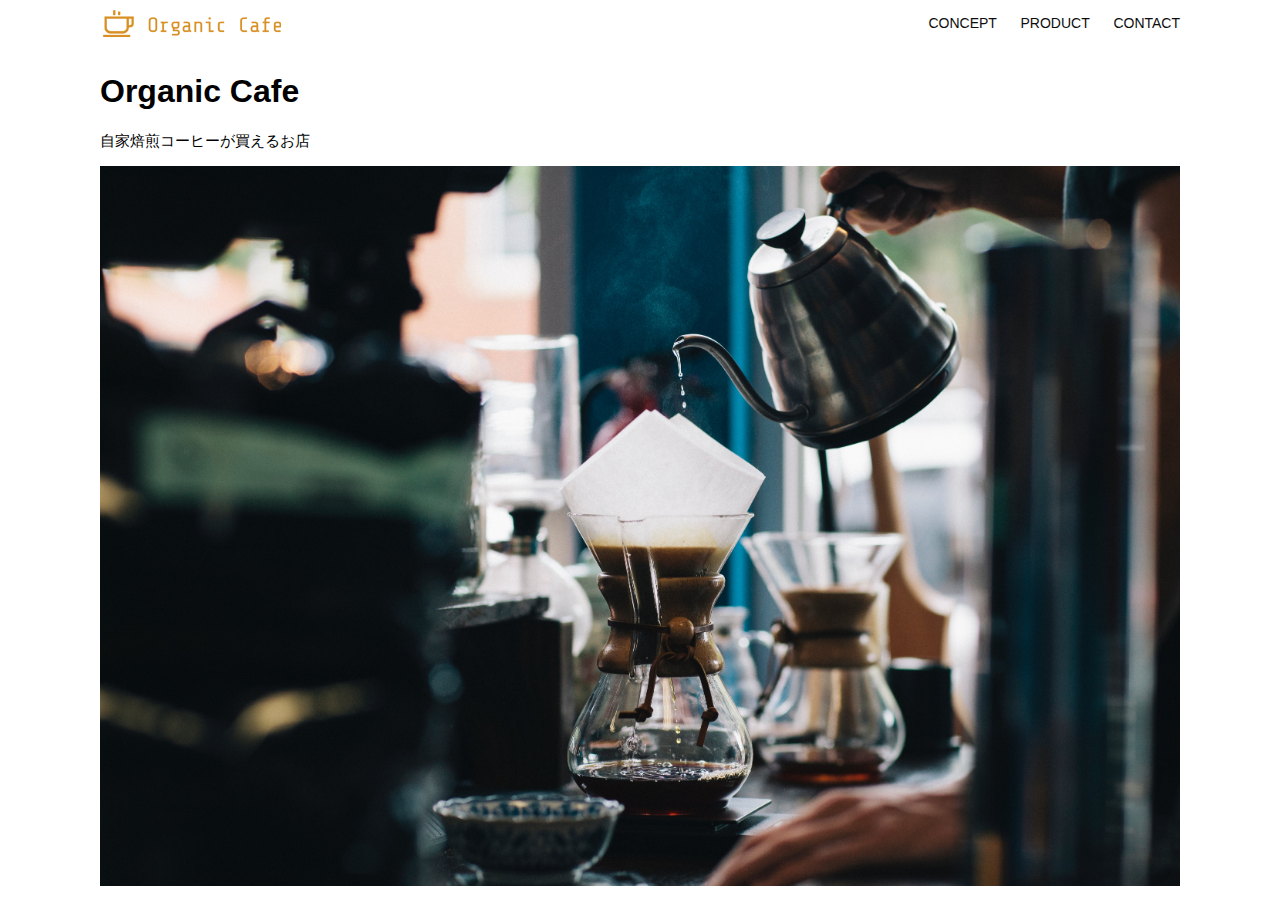
<file: kadai_013/index.html>
<!DOCTYPE html>
<html>
  <head>
    <title>Organic Cafe</title>
    <meta charset="UTF-8" />
    <meta
      name="description"
      content="自家焙煎のコーヒーがお家で楽しめるOrganic Cafe"
    />
    <meta name="viewport" content="width=device-width, initial-scale=1.0" />
    <link rel="stylesheet" href="style.css" />
  </head>
  <body>
    <!-- ヘッダー -->
    <header>
      <!-- ロゴ -->
      <a href="index.html" id="logo"
        ><img src="images/logo.png" alt="トップページに戻る"
      /></a>

      <!-- PC用ナビゲーション -->
      <nav id="nav-pc">
        <a href="index.html#concept">CONCEPT</a>
        <a href="index.html#product">PRODUCT</a>
        <a href="index.html#contact">CONTACT</a>
      </nav>
      <!-- SP向けナビゲーション -->
      <img id="menu-sp" src="images/button-menu.png" alt="ナビゲーションを開く" onclick="document.getElementById('nav-sp').style.display = 'block'" >
      <nav id="nav-sp">
        <img id="close" src="images/button-close.png" alt="ナビゲーションを閉じる" onclick="document.getElementById('nav-sp').style.display = 'none'">
        <a id="logo-sp" href="index.html"onclick="document.getElementById('nav-sp').style.display = 'none'">
        <img src="images/logo-sp.png" alt="トップページに戻る">
        </a>
        <a class="menu" href="index.html#concept"onclick="document.getElementById('nav-sp').style.display = 'none'">CONCEPT</a>
        <a class="menu" href="index.html#product"onclick="document.getElementById('nav-sp').style.display = 'none'">PRODUCT</a>
      <a class="menu" href="index.html#contact"onclick="document.getElementById('nav-sp').style.display = 'none'">CONTACT</a>
      </nav>
    </header>
    <main>
      <article>
        <!-- メインビジュアル -->
        <section id="main-visual">
          <div id="main-message">
            <h1>Organic Cafe</h1>
            <p>自家焙煎コーヒーが買えるお店</p>
          </div>
          <img
            src="images/main-image.jpg"
            alt="コーヒーをハンドドリップで淹れる画像"
          />
        </section>
      </article>
    </main>
  </body>
</html>
</file>
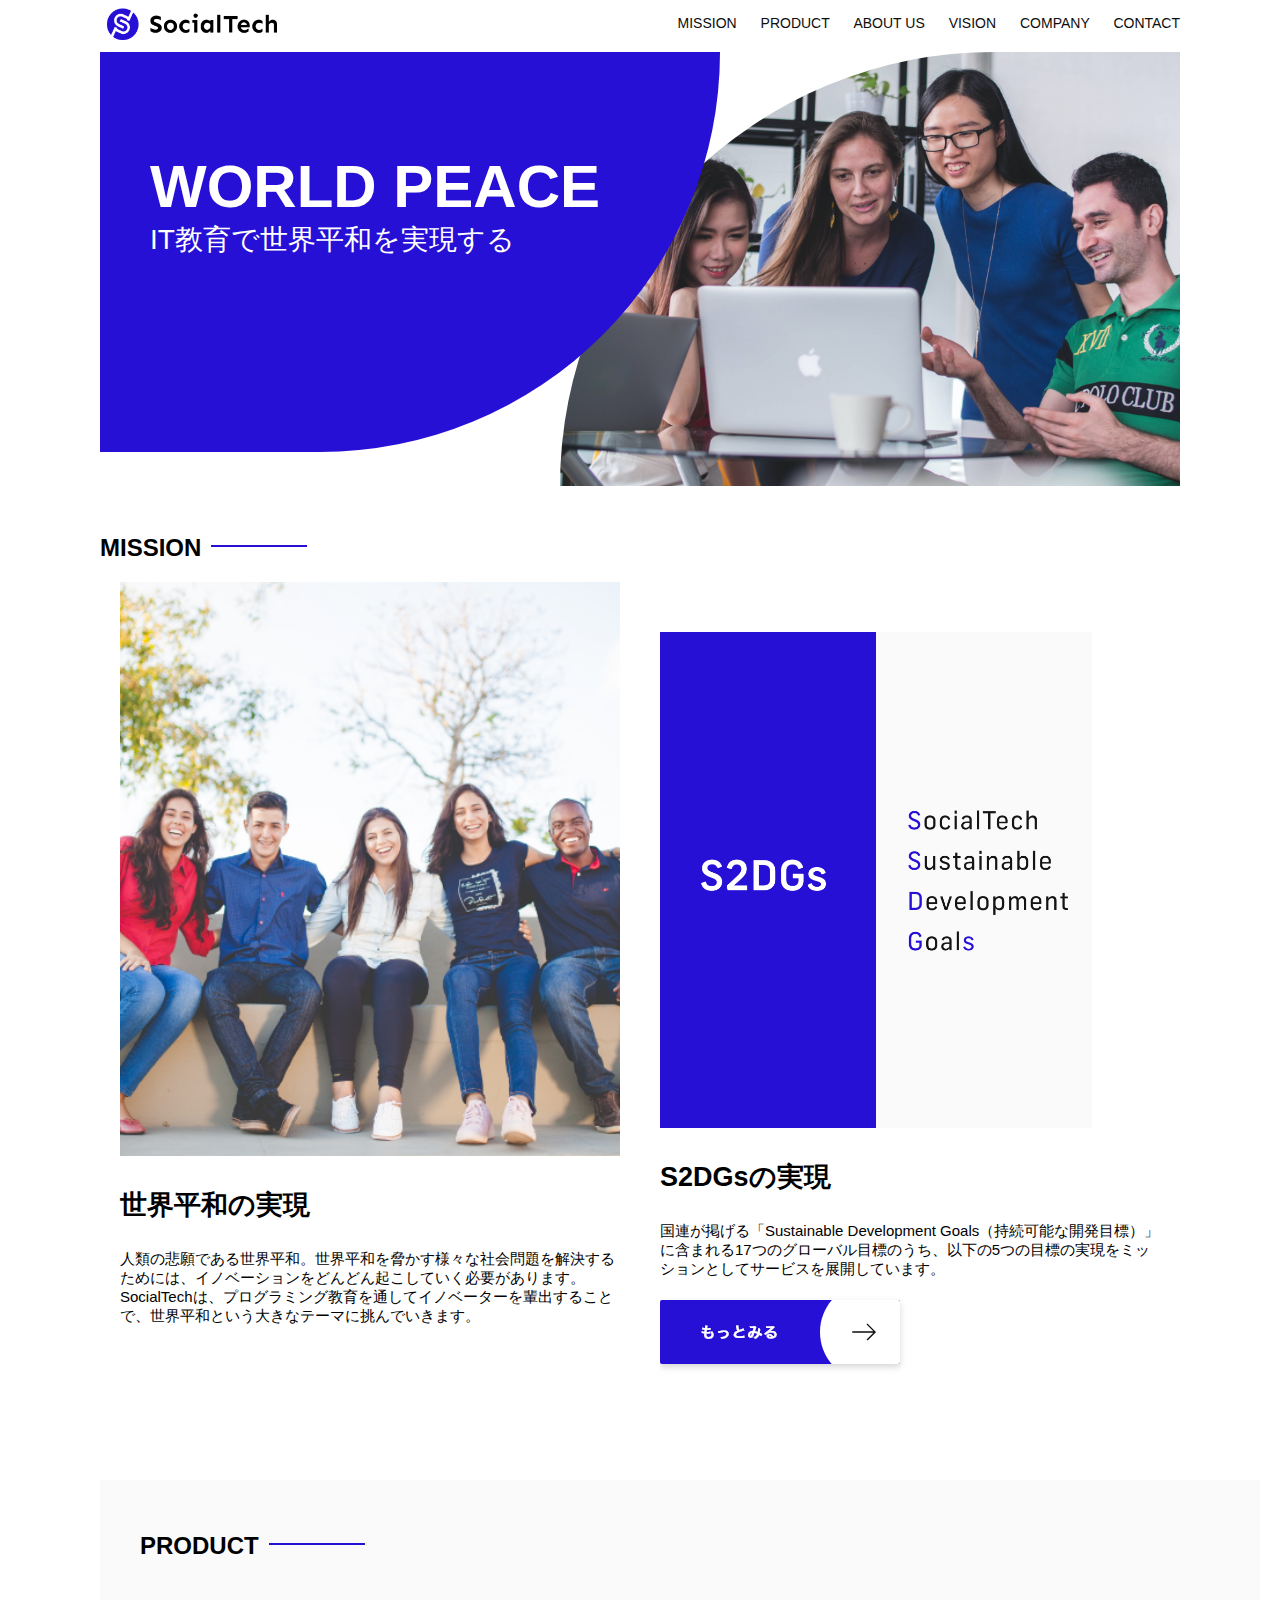
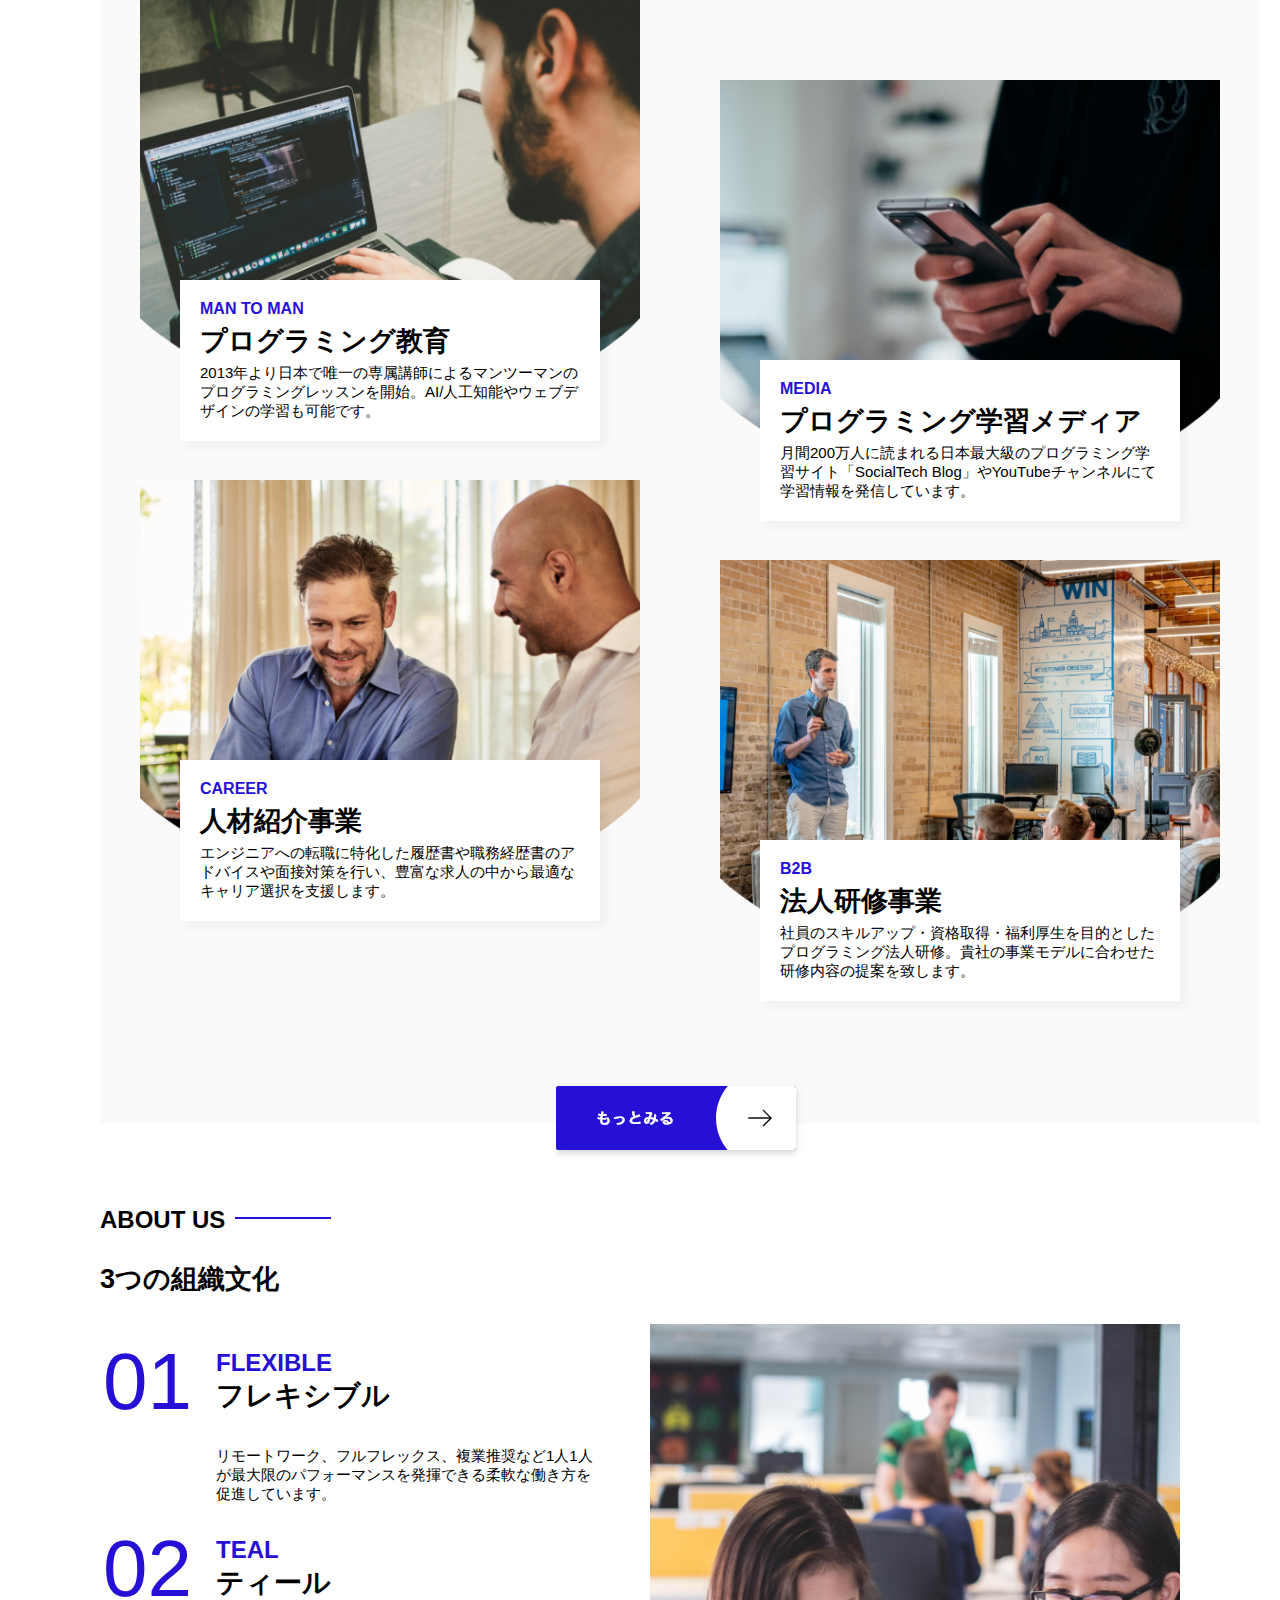
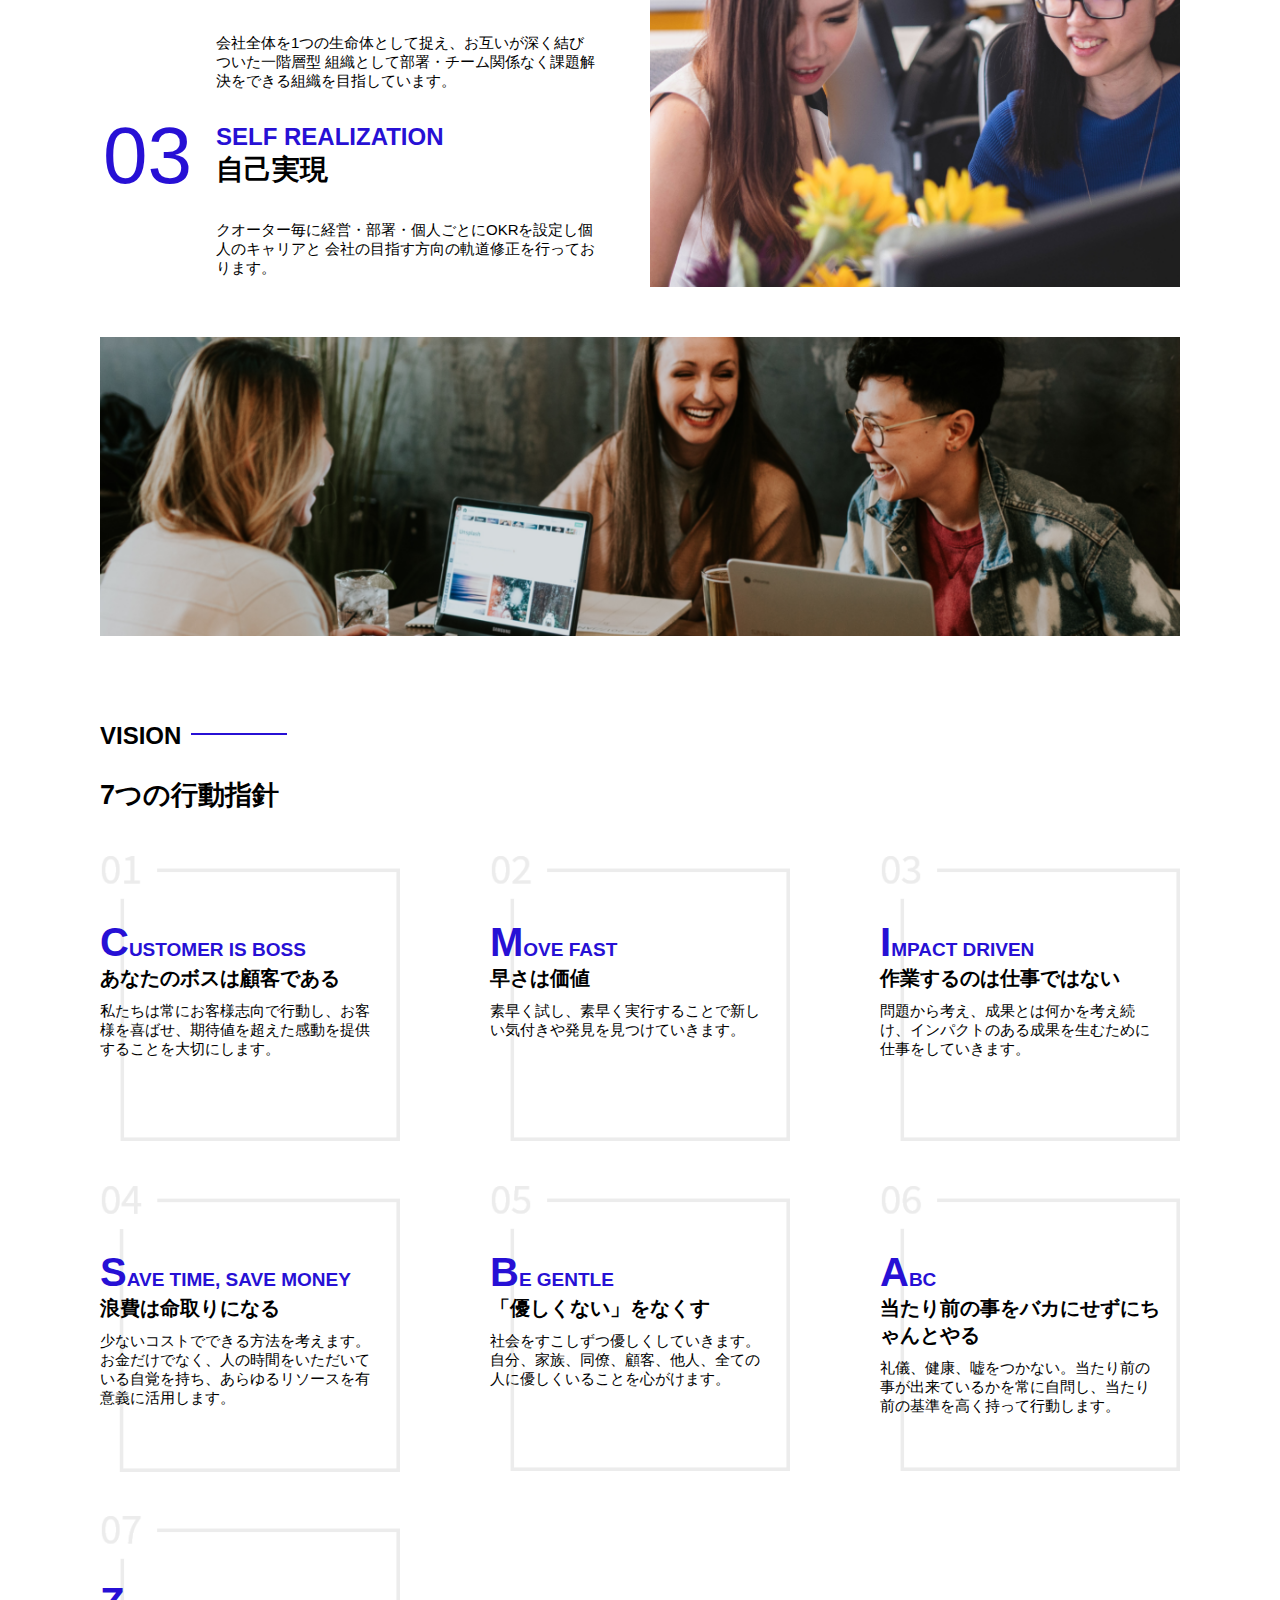
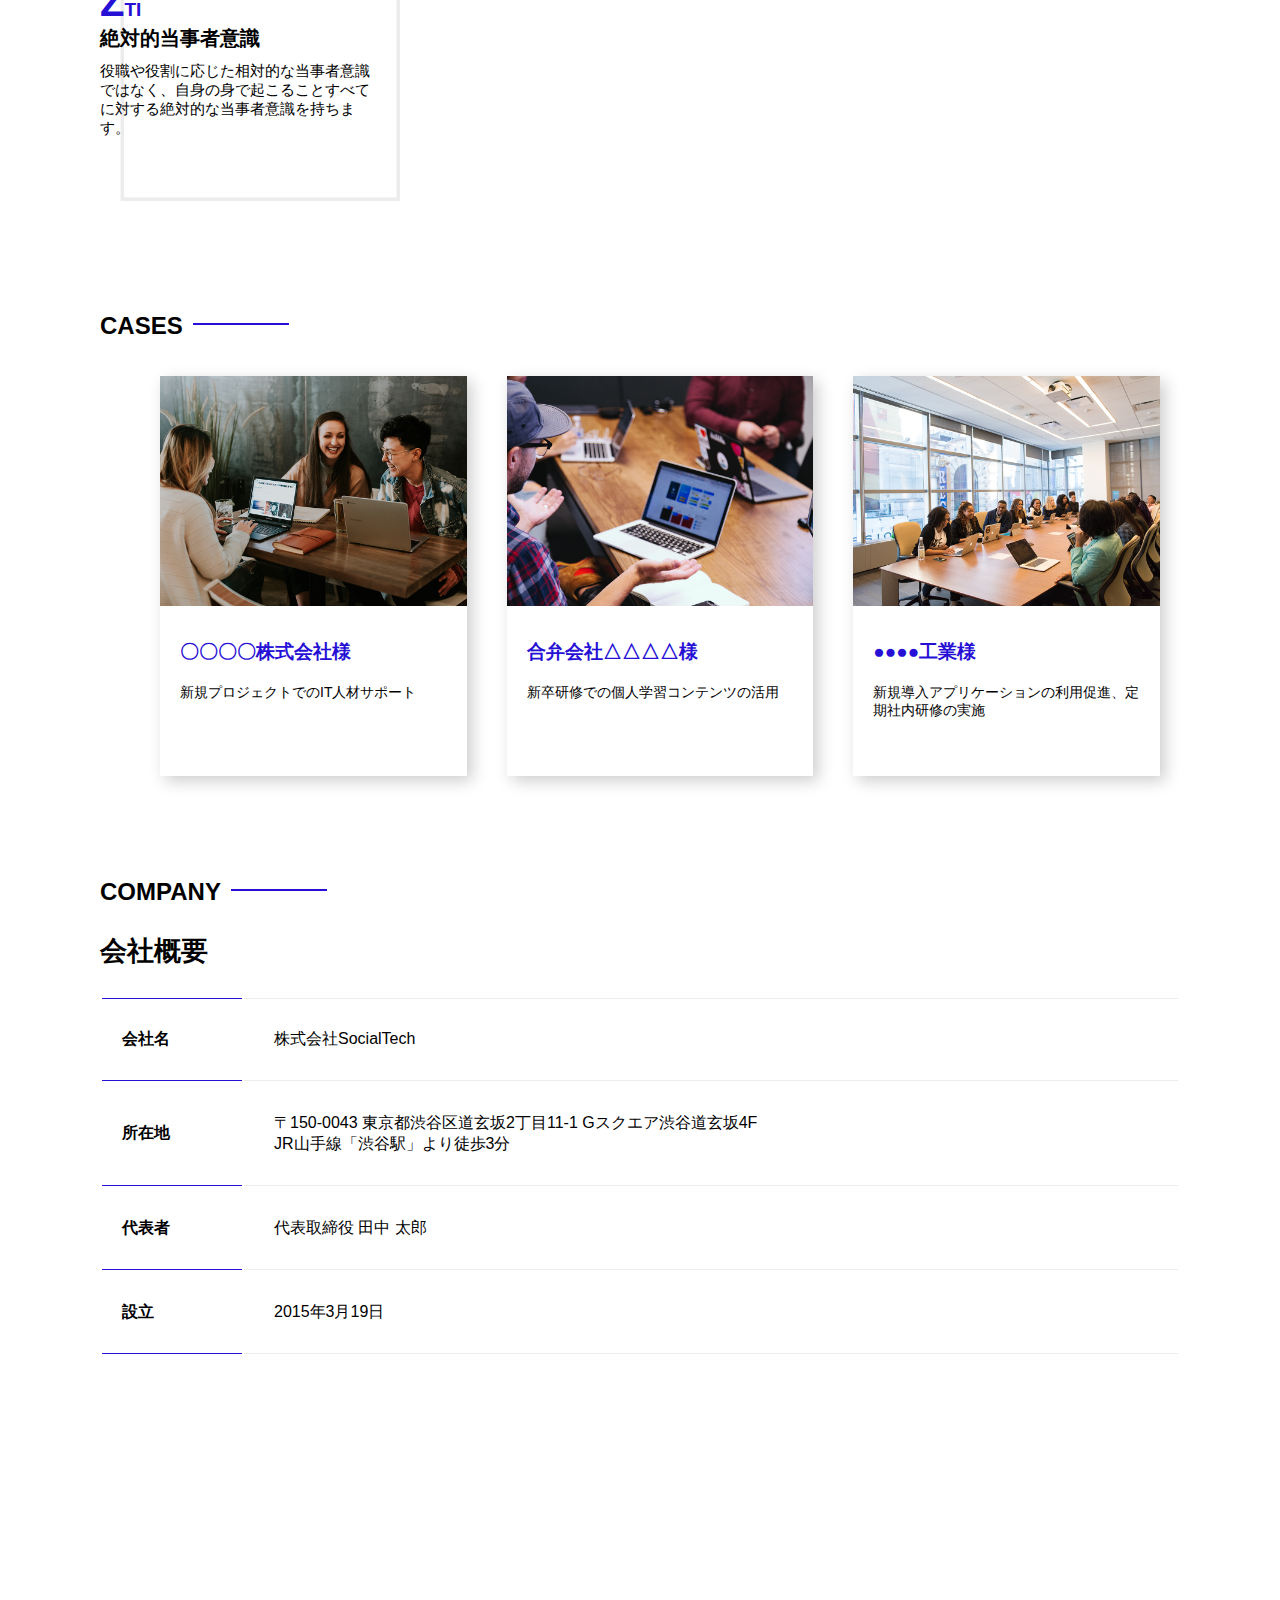
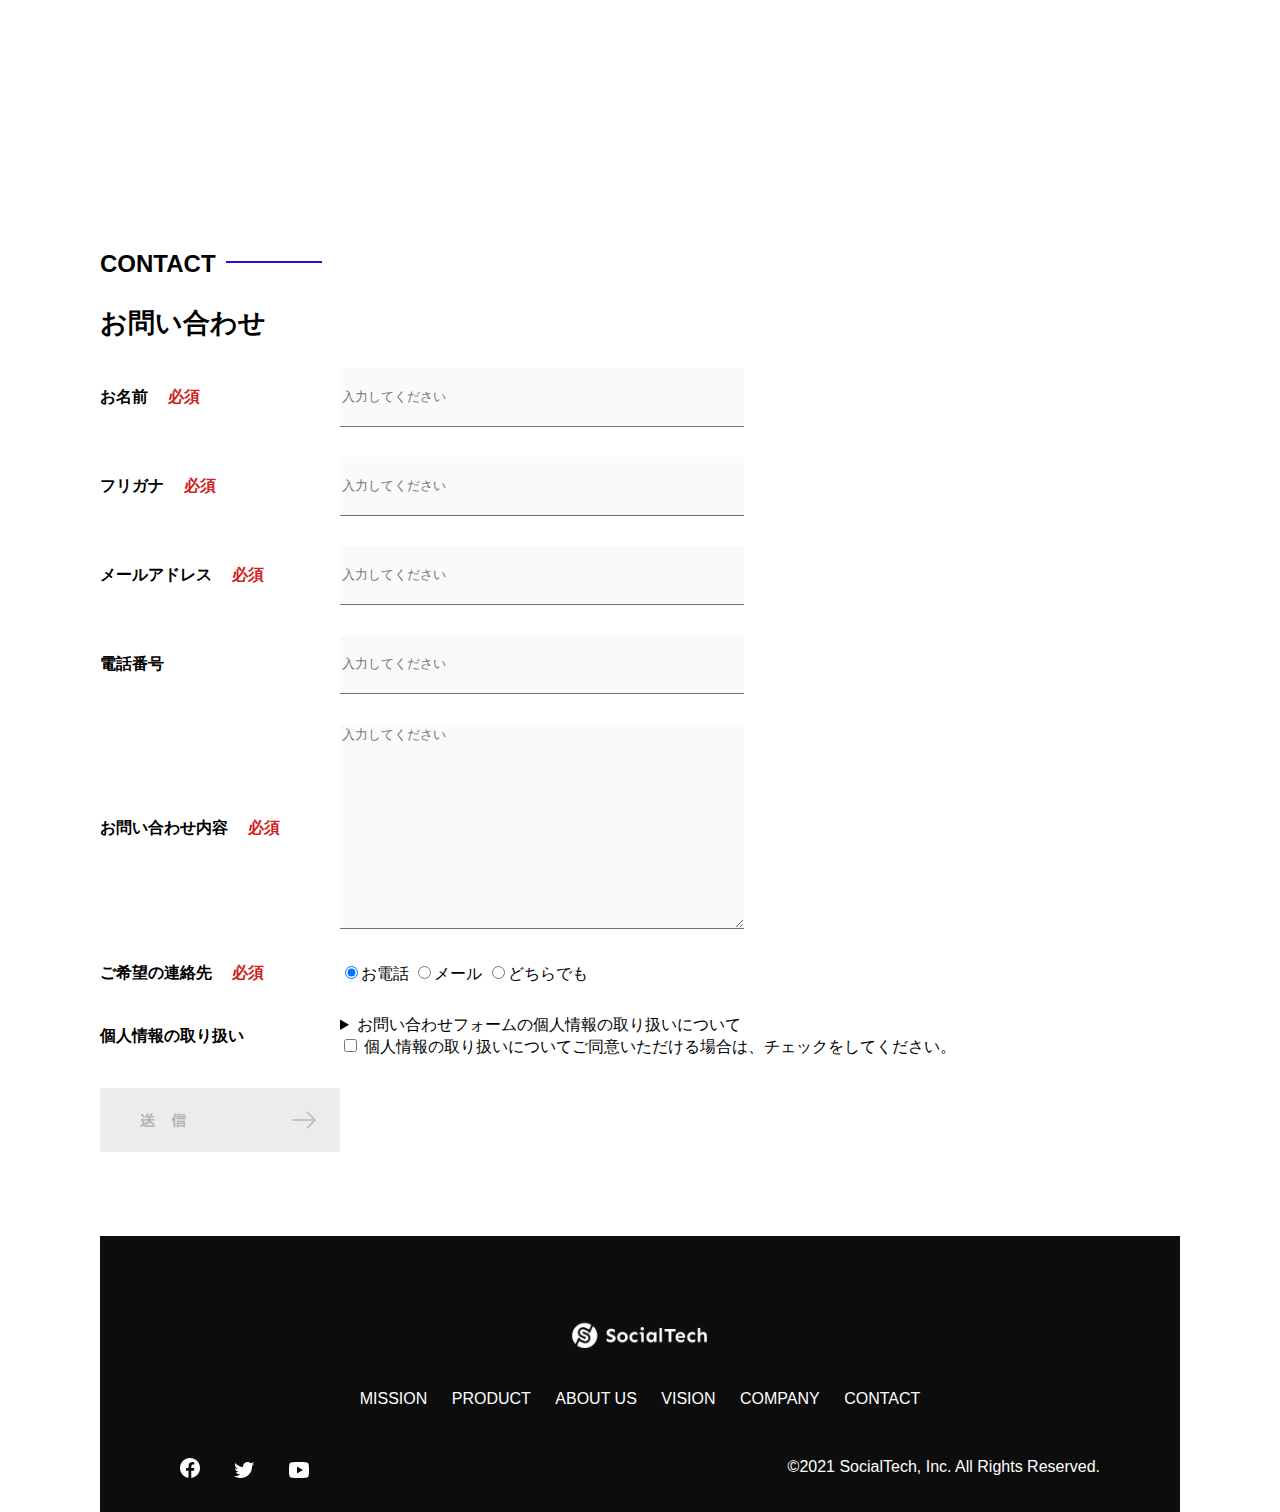
<file: socialtech-kadai_012/index.html>
<!DOCTYPE html>
<html>
  <head>
    <title>SocialTech</title>
    <meta charset="UTF-8" />
    <meta
      name="description"
      content="SocialTechはEdTech業界のリーディングカンパニーを目指します。"
    />
    <meta name="viewport" content="width=device-width, initial-scale=1.0" />
    <link rel="stylesheet" href="style.css" />
  </head>
  <body>
    <!-- ヘッダー -->
    <header>
      <!-- ロゴ -->
      <a href="index.html" id="logo"
        ><img src="images/logo.png" alt="トップページに戻る"
      /></a>

      <!-- PC用ナビゲーション -->
      <nav id="nav-pc">
        <a href="mission.html">MISSION</a>
        <a href="product.html">PRODUCT</a>
        <a href="index.html#aboutus">ABOUT US</a>
        <a href="index.html#vision">VISION</a>
        <a href="index.html#company">COMPANY</a>
        <a href="index.html#contact">CONTACT</a>
      </nav>
    </header>
    <main>
      <article>
        <!-- メインビジュアル -->
        <section id="main-visual">
          <div id="main-message">
            <h1>WORLD PEACE</h1>
            <p>IT教育で世界平和を実現する</p>
          </div>
          <img
            src="images/index/index-main.png"
            alt="PCの周りに集まる多国籍の仲間たち"
          />
        </section>
        <!--ミッション-->
        <section id="mission">
          <h2 class="index-h2">MISSION</h2>
          <div id="mission-flex">
            <div>
              <img
                id="mission-photo"
                src="images/index/index-mission.png"
                alt="屋外のベンチで写真を撮影する多国籍の仲間たち"
              />
              <h3>世界平和の実現</h3>
              <p>
                人類の悲願である世界平和。世界平和を脅かす様々な社会問題を解決するためには、イノベーションをどんどん起こしていく必要があります。SocialTechは、プログラミング教育を通してイノベーターを輩出することで、世界平和という大きなテーマに挑んでいきます。
              </p>
            </div>
            <div>
              <img id="s2dgs" src="images/index/s2dgs.png" alt="S2DGs" />
              <h3>S2DGsの実現</h3>
              <p>
                国連が掲げる「Sustainable Development
                Goals（持続可能な開発目標）」に含まれる17つのグローバル目標のうち、以下の5つの目標の実現をミッションとしてサービスを展開しています。
              </p>
              <a href="mission.html">
                <img src="images/button-more.png" alt="もっとみる" />
              </a>
            </div>
          </div>
        </section>
        <!-- プロダクト -->
        <section id="product">
          <h2 class="index-h2">PRODUCT</h2>
          <div>
            <div id="product-left">
              <div>
                <img
                  class="product-photo"
                  src="images/index/index-mantoman.png"
                  alt="PCでコードを書く男性"
                />
                <div class="product-explain">
                  <span>MAN TO MAN</span>
                  <h3>プログラミング教育</h3>
                  <p>
                    2013年より日本で唯一の専属講師によるマンツーマンのプログラミングレッスンを開始。AI/人工知能やウェブデザインの学習も可能です。
                  </p>
                </div>
              </div>
              <div>
                <img
                  class="product-photo"
                  src="images/index/index-career.png"
                  alt="笑顔で話し合う2人の男性"
                />
                <div class="product-explain">
                  <span>CAREER</span>
                  <h3>人材紹介事業</h3>
                  <p>
                    エンジニアへの転職に特化した履歴書や職務経歴書のアドバイスや面接対策を行い、豊富な求人の中から最適なキャリア選択を支援します。
                  </p>
                </div>
              </div>
            </div>
            <div id="product-right">
              <div>
                <img
                  class="product-photo"
                  src="images/index/index-media.png"
                  alt="スマートフォンを操作する人"
                />
                <div class="product-explain">
                  <span>MEDIA</span>
                  <h3>プログラミング学習メディア</h3>
                  <p>
                    月間200万人に読まれる日本最大級のプログラミング学習サイト「SocialTech
                    Blog」やYouTubeチャンネルにて学習情報を発信しています。
                  </p>
                </div>
              </div>
              <div>
                <img
                  class="product-photo"
                  src="images/index/index-b2b.png"
                  alt="講演中の男性とそれを聴く人々"
                />
                <div class="product-explain">
                  <span>B2B</span>
                  <h3>法人研修事業</h3>
                  <p>
                    社員のスキルアップ・資格取得・福利厚生を目的としたプログラミング法人研修。貴社の事業モデルに合わせた研修内容の提案を致します。
                  </p>
                </div>
              </div>
            </div>
          </div>
          <div>
            <a id="product-more" href="product.html">
              <img src="images/button-more.png" alt="もっとみる" />
            </a>
          </div>
        </section>
        <!---ABOUT US-->
        <section id="aboutus">
          <h2 class="index-h2">ABOUT US</h2>
          <h3>3つの組織文化</h3>
          <div>
            <table class="culture-table">
              <tr>
                <td>
                  <span class="culture-num">01</span>
                </td>
                <td>
                  <span class="culture-en">FLEXIBLE</span>
                  <span class="culture-jp">フレキシブル</span>
                </td>
              </tr>
              <tr>
                <td>
                  <!--空のセル-->
                </td>
                <td>
                  <p class="culture-description">
                    リモートワーク、フルフレックス、複業推奨など1人1人が最大限のパフォーマンスを発揮できる柔軟な働き方を促進しています。
                  </p>
                </td>
              </tr>
              <tr>
                <td>
                  <span class="culture-num">02</span>
                </td>
                <td>
                  <span class="culture-en">TEAL</span>
                  <span class="culture-jp">ティール</span>
                </td>
              </tr>
              <tr>
                <td>
                  <!--空のセル-->
                </td>
                <td>
                  <p class="culture-description">
                    会社全体を1つの生命体として捉え、お互いが深く結びついた一階層型
                    組織として部署・チーム関係なく課題解決をできる組織を目指しています。
                  </p>
                </td>
              </tr>
              <tr>
                <td>
                  <span class="culture-num">03</span>
                </td>
                <td>
                  <span class="culture-en">SELF REALIZATION</span>
                  <span class="culture-jp">自己実現</span>
                </td>
              </tr>
              <tr>
                <td>
                  <!--空のセル-->
                </td>
                <td>
                  <p class="culture-description">
                    クオーター毎に経営・部署・個人ごとにOKRを設定し個人のキャリアと
                    会社の目指す方向の軌道修正を行っております。
                  </p>
                </td>
              </tr>
            </table>
            <img
              class="culture-img"
              src="images/index/index-aboutus1.png"
              alt="笑顔で話し合う2人の女性"
            />
          </div>
          <img
            class="culture-img2"
            src="images/index/index-aboutus2.png"
            alt="笑顔で話し合う3人の男女"
          />
        </section>
        <!-- VISION -->
        <section id="vision">
          <h2 class="index-h2">VISION</h2>
          <h3>7つの行動指針</h3>
          <div>
            <div class="vision-box">
              <img src="images/index/vision-01.png" alt="01" />
              <span>
                <h4>CUSTOMER IS BOSS</h4>
                <h5>あなたのボスは顧客である</h5>
                <p>
                  私たちは常にお客様志向で行動し、お客様を喜ばせ、期待値を超えた感動を提供することを大切にします。
                </p>
              </span>
            </div>
            <div class="vision-box">
              <img src="images/index/vision-02.png" alt="02" />
              <span>
                <h4>MOVE FAST</h4>
                <h5>早さは価値</h5>
                <p>
                  素早く試し、素早く実行することで新しい気付きや発見を見つけていきます。
                </p>
              </span>
            </div>
            <div class="vision-box">
              <img src="images/index/vision-03.png" alt="03" />
              <span>
                <h4>IMPACT DRIVEN</h4>
                <h5>作業するのは仕事ではない</h5>
                <p>
                  問題から考え、成果とは何かを考え続け、インパクトのある成果を生むために仕事をしていきます。
                </p>
              </span>
            </div>
            <div class="vision-box">
              <img src="images/index/vision-04.png" alt="04" />
              <span>
                <h4>SAVE TIME, SAVE MONEY</h4>
                <h5>浪費は命取りになる</h5>
                <p>
                  少ないコストでできる方法を考えます。お金だけでなく、人の時間をいただいている自覚を持ち、あらゆるリソースを有意義に活用します。
                </p>
              </span>
            </div>
            <div class="vision-box">
              <img src="images/index/vision-05.png" alt="05" />
              <span>
                <h4>BE GENTLE</h4>
                <h5>「優しくない」をなくす</h5>
                <p>
                  社会をすこしずつ優しくしていきます。自分、家族、同僚、顧客、他人、全ての人に優しくいることを心がけます。
                </p>
              </span>
            </div>
            <div class="vision-box">
              <img src="images/index/vision-06.png" alt="06" />
              <span>
                <h4>ABC</h4>
                <h5>当たり前の事をバカにせずにちゃんとやる</h5>
                <p>
                  礼儀、健康、嘘をつかない。当たり前の事が出来ているかを常に自問し、当たり前の基準を高く持って行動します。
                </p>
              </span>
            </div>
            <div class="vision-box">
              <img src="images/index/vision-07.png" alt="07" />
              <span>
                <h4>ZTI</h4>
                <h5>絶対的当事者意識</h5>
                <p>
                  役職や役割に応じた相対的な当事者意識ではなく、自身の身で起こることすべてに対する絶対的な当事者意識を持ちます。
                </p>
              </span>
            </div>
          </div>
        </section>
        <!-- CASES -->
        <section id="cases">
          <h2 class="index-2">CASES</h2>
          <ul>
            <li class="case-card">
              <img class="case-img" src="images/index/case-1.png" alt="仲良く語り合う3人">
              <div class="case-info">
                <h3 class="case-name">〇〇〇〇株式会社様</h3>
                <p class="case-content">新規プロジェクトでのIT人材サポート</p>
              </div>
            </li>
            <li class="case-card">
              <img class="case-img" src="images/index/case-2.png" alt="PCでコンテンツを見る">
              <div class="case-info">
                <h3 class="case-name">合弁会社△△△△様</h3>
                <p class="case-content">新卒研修での個人学習コンテンツの活用</p>
              </div>
            </li>
            <li class="case-card">
              <img class="case-img" src="images/index/case-3.png" alt="社内研修中の会議室">
              <div class="case-info">
                <h3 class="case-name">●●●●工業様</h3>
                <p class="case-content">新規導入アプリケーションの利用促進、定期社内研修の実施</p>
              </div>
            </li>
          </ul>

        </section>
        <!-- COMPANY -->
        <section id="company">
          <h2 class="index-h2">COMPANY</h2>
          <h3>会社概要</h3>
          <table id="company-table">
            <tr>
              <th class="tableheader-first">会社名</th>
              <td class="cell-first">株式会社SocialTech</td>
            </tr>
            <tr>
              <th class="tableheader">所在地</th>
              <td class="cell">
                〒150-0043 東京都渋谷区道玄坂2丁目11-1 Gスクエア渋谷道玄坂4F<br />JR山手線「渋谷駅」より徒歩3分
              </td>
            </tr>
            <tr>
              <th class="tableheader">代表者</th>
              <td class="cell">代表取締役 田中 太郎</td>
            </tr>
            <tr>
              <th class="tableheader">設立</th>
              <td class="cell">2015年3月19日</td>
            </tr>
          </table>
          <iframe
            src="https://www.google.com/maps/embed?pb=!1m18!1m12!1m3!1d3241.7759544892483!2d139.69399665123464!3d35.65789123876098!2m3!1f0!2f0!3f0!3m2!1i1024!2i768!4f13.1!3m3!1m2!1s0x60188caa0042e8d1%3A0xba130bea826a7aa2!2z44CSMTUwLTAwNDMg5p2x5Lqs6YO95riL6LC35Yy66YGT546E5Z2C77yS5LiB55uu77yR77yR4oiS77yR!5e0!3m2!1sja!2sjp!4v1636872991912!5m2!1sja!2sjp"
            style="border: 0"
            allowfullscreen=""
            loading="lazy"
          >
          </iframe>
        </section>
        <!-- お問い合わせフォーム -->
        <section id="contact">
          <h2 class="index-h2">CONTACT</h2>
          <h3>お問い合わせ</h3>
          <form>
            <div>
              <div class="contact-heading">
                <label class="contact-label"
                  >お名前<span class="contact-span">必須</span></label
                >
              </div>
              <div class="contact-form">
                <input
                  type="text"
                  name="name"
                  placeholder="入力してください"
                  class="contact-textbox"
                />
              </div>
            </div>
            <div>
              <div class="contact-heading">
                <label class="contact-label"
                  >フリガナ<span class="contact-span">必須</span></label
                >
              </div>
              <div>
                <input
                  type="text"
                  name="hurigana"
                  placeholder="入力してください"
                  class="contact-textbox"
                />
              </div>
            </div>
            <div>
              <div class="contact-heading">
                <label class="contact-label"
                  >メールアドレス<span class="contact-span">必須</span></label
                >
              </div>
              <div>
                <input
                  type="text"
                  name="email"
                  placeholder="入力してください"
                  class="contact-textbox"
                />
              </div>
            </div>
            <div>
              <div class="contact-heading">
                <label class="contact-label">電話番号</label>
              </div>
              <div>
                <input
                  type="text"
                  name="tel"
                  placeholder="入力してください"
                  class="contact-textbox"
                />
              </div>
            </div>
            <div>
              <div class="contact-heading">
                <label class="contact-label"
                  >お問い合わせ内容<span class="contact-span">必須</span></label
                >
              </div>
              <div>
                <textarea
                  class="contact-textarea"
                  placeholder="入力してください"
                  name="message"
                ></textarea>
              </div>
            </div>
            <div>
              <div class="contact-heading">
                <label class="contact-label"
                  >ご希望の連絡先<span class="contact-span">必須</span></label
                >
              </div>
              <div>
                <input
                  class="radiobutton"
                  type="radio"
                  value="tel"
                  name="contact"
                  checked
                /><label>お電話</label>
                <input
                  class="radiobutton"
                  type="radio"
                  value="mail"
                  name="contact"
                /><label>メール</label>
                <input
                  class="radiobutton"
                  type="radio"
                  value="both"
                  name="contact"
                /><label>どちらでも</label>
              </div>
            </div>
            <div>
              <div class="contact-heading">
                <label class="contact-label">個人情報の取り扱い</label>
              </div>
              <div>
                <details>
                  <summary>
                    お問い合わせフォームの個人情報の取り扱いについて
                  </summary>
                  <div>
                    <span>１．組織の名称又は氏名</span><br />
                    株式会社SocialTech<br /><br />
                    <span
                      >２．個人情報保護管理者（若しくはその代理人）の氏名又は職名、所属及び連絡先
                      鈴木 一郎 コーポレート部</span
                    ><br />
                    メールアドレス：support@socialtech.net<br />
                    TEL：03-xxxx-xxxx<br />
                    <span>３．個人情報の利用目的</span><br />
                    ・本サービス及び本サービスに関連する情報の提供又はそれらに関する連絡のため<br />
                    ・ユーザーの本人確認のため<br />
                    ・当社サービスのご案内のため<br />
                    ・当社の商品等の広告または宣伝（電子メールによるものを含むものとします。）<br /><br />
                    <span>４．個人情報の取り扱い業務の委託</span><br />
                    個人情報の取扱業務の全部または一部を外部に業務委託する場合があります。<br />
                    その際、弊社は、個人情報を適切に保護できる管理体制を敷き実行していることを条件として<br />
                    委託先を厳選したうえで、機密保持契約を委託先と締結し、お客様の個人情報を厳密に管理させます。<br /><br />
                    <span>５．個人情報の開示等の請求</span><br />
                    お客様は、弊社に対してご自身の個人情報の開示等（利用目的の通知、開示、内容の訂正・追加・削除、利用の停止または消去、第三者への提供の停止）に関して、当社問合わせ窓口に申し出ることができます。<br />
                    その際、弊社はお客様ご本人を確認させていただいたうえで、合理的な期間内に対応いたします。<br /><br />
                    なお、個人情報に関する弊社問合わせ先は、次の通りです。<br /><br />
                    株式会社SocialTech　個人情報問合せ窓口<br />
                    〒150-0043　東京都渋谷区道玄坂2丁目11-1 Ｇスクエア渋谷道玄坂
                    4F<br />
                    メールアドレス：support@socialtech.net　TEL：03-xxxx-xxxx<br /><br />
                    <span>６．個人情報を提供されることの任意性について</span
                    ><br /><br />
                    お客様がご自身の個人情報を弊社に提供されるか否かは、お客様のご判断によりますが、もしご提供されない場合には、適切なサービスが提供できない場合がありますので予めご了承ください。
                  </div>
                </details>
                <input type="checkbox" name="agree" />
                <span
                  >個人情報の取り扱いについてご同意いただける場合は、チェックをしてください。</span
                >
              </div>
            </div>
            <input
              type="image"
              value="Submit"
              src="images/button-submit.png"
              alt="送信する"
            />
          </form>
        </section>
      </article>
      <footer>
        <div id="footer-logo">
          <img src="images/logo-sp.png" alt="SocialTech" />
        </div>
        <div id="footer-link">
          <a href="mission.html">MISSION</a>
          <a href="product.html">PRODUCT</a>
          <a href="index.html#aboutus">ABOUT US</a>
          <a href="index.html#vision">VISION</a>
          <a href="index.html#company">COMPANY</a>
          <a href="index.html#contact">CONTACT</a>
        </div>
        <div id="sns-footer">
          <a href="https://www.facebook.com/sejuku2013"
            ><img src="images/button-facebook.png" alt="Facebookのリンク"
          /></a>
          <a href="https://twitter.com/samuraijuku"
            ><img src="images/button-twitter.png" alt="Twitterのリンク"
          /></a>
          <a href="https://www.youtube.com/channel/UCCFOQO5aDK0xXam4cUQXT8g"
            ><img src="images/button-youtube.png" alt="YouTubeのリンク"
          /></a>
          <span id="copyright"
            >&copy;2021 SocialTech, Inc. All Rights Reserved.
          </span>
        </div>
      </footer>
    </main>
  </body>
</html>
</file>
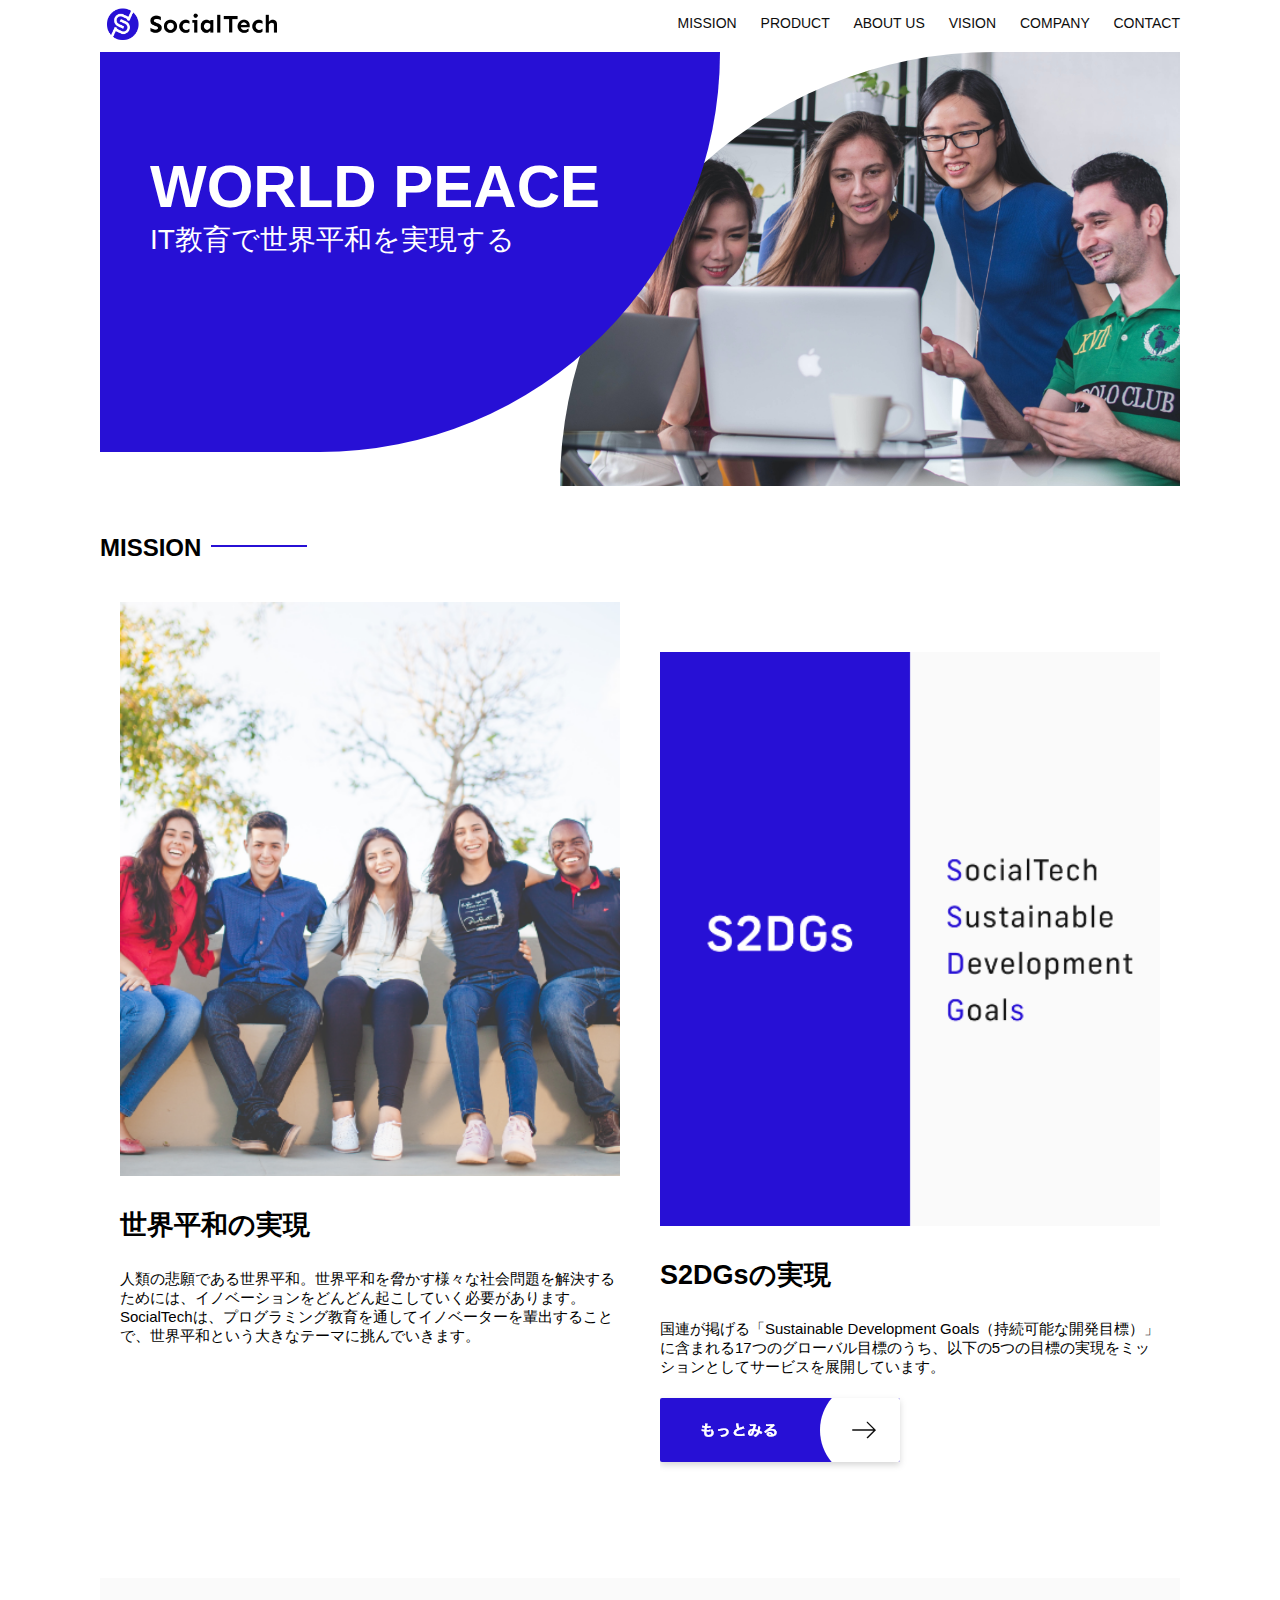
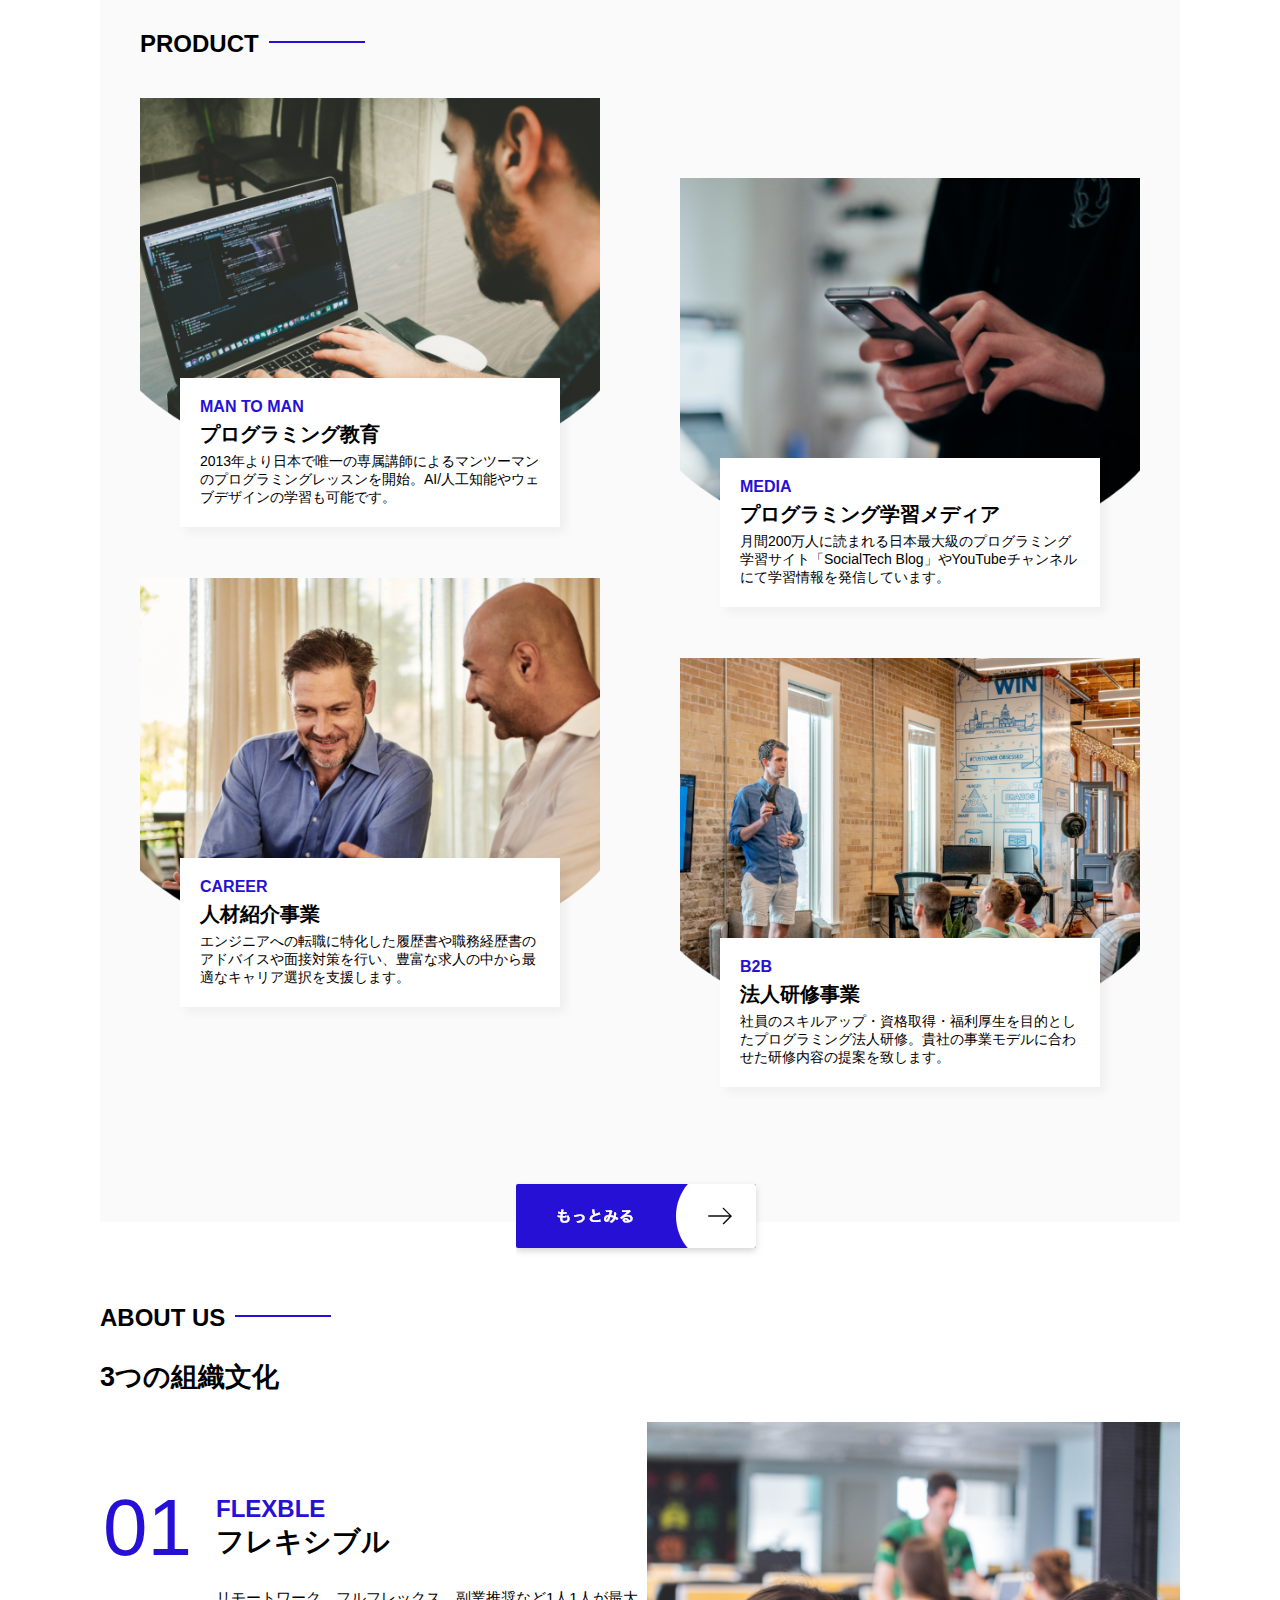
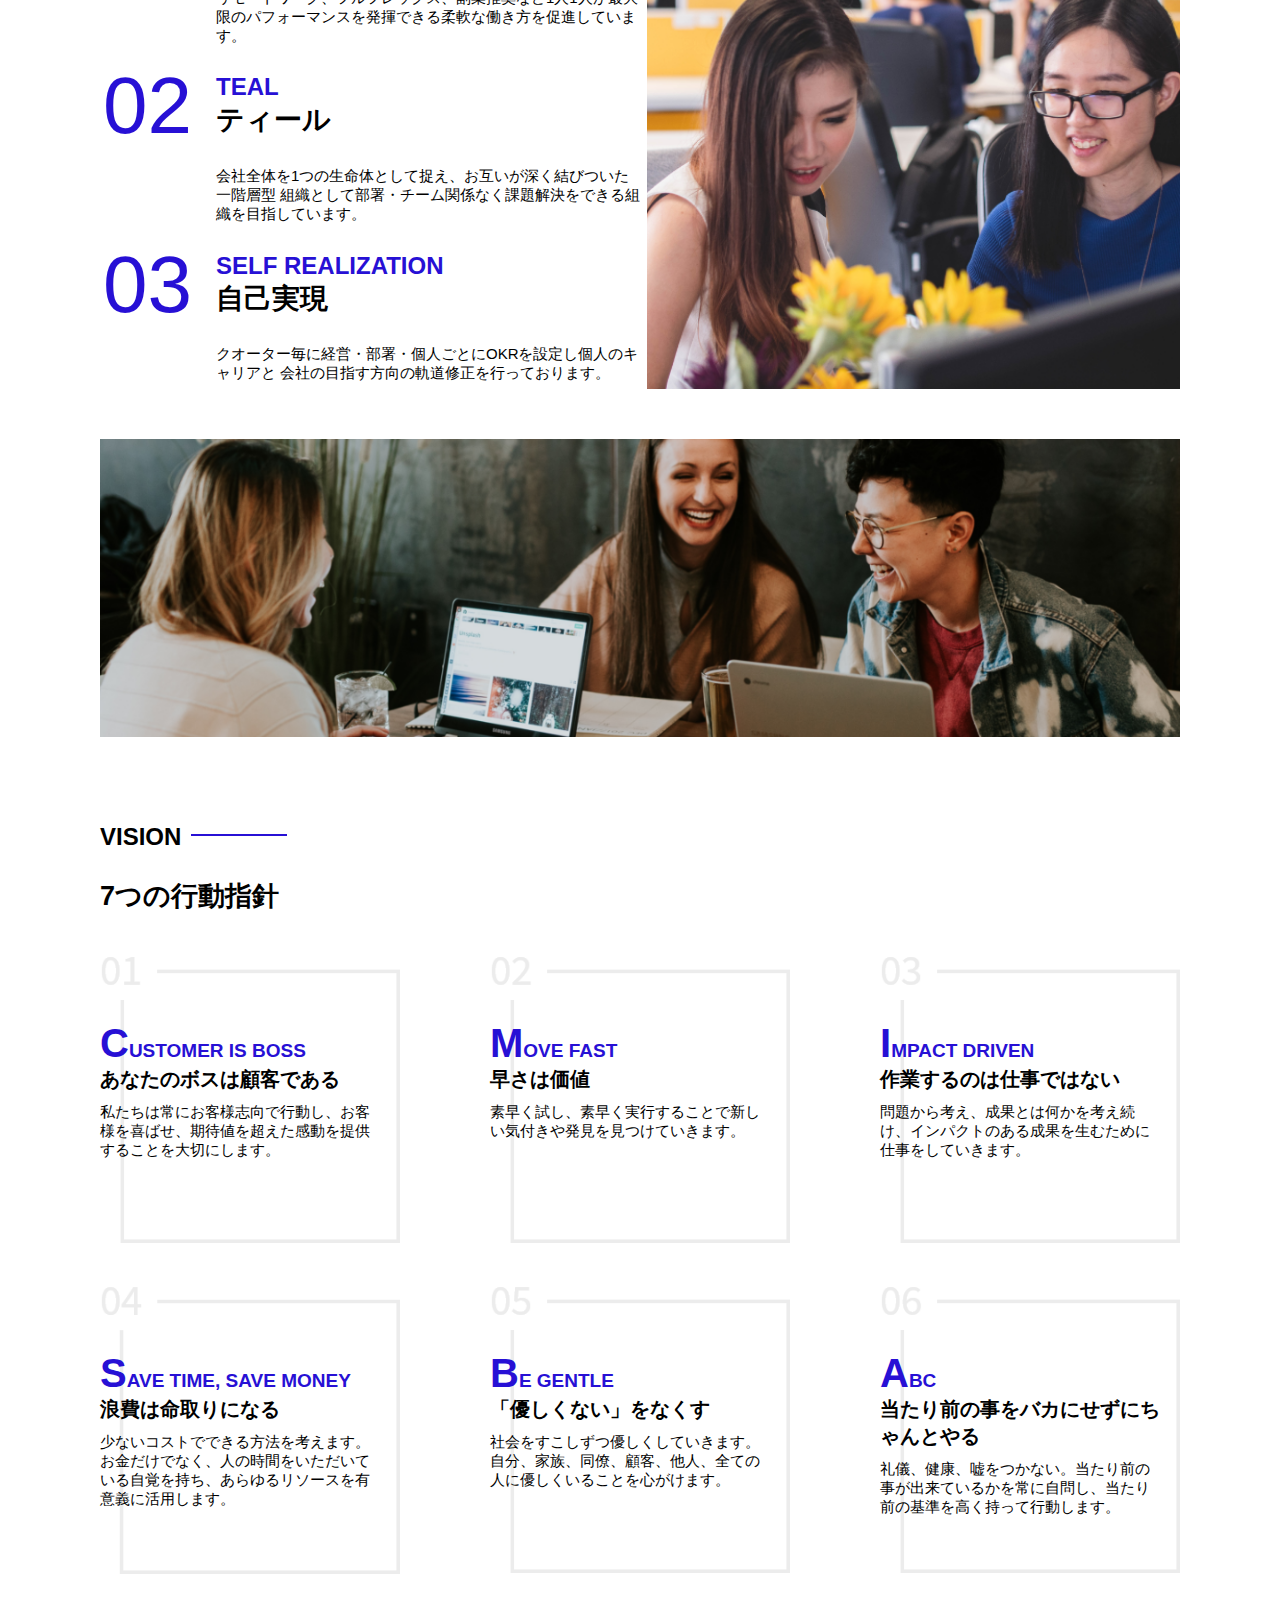
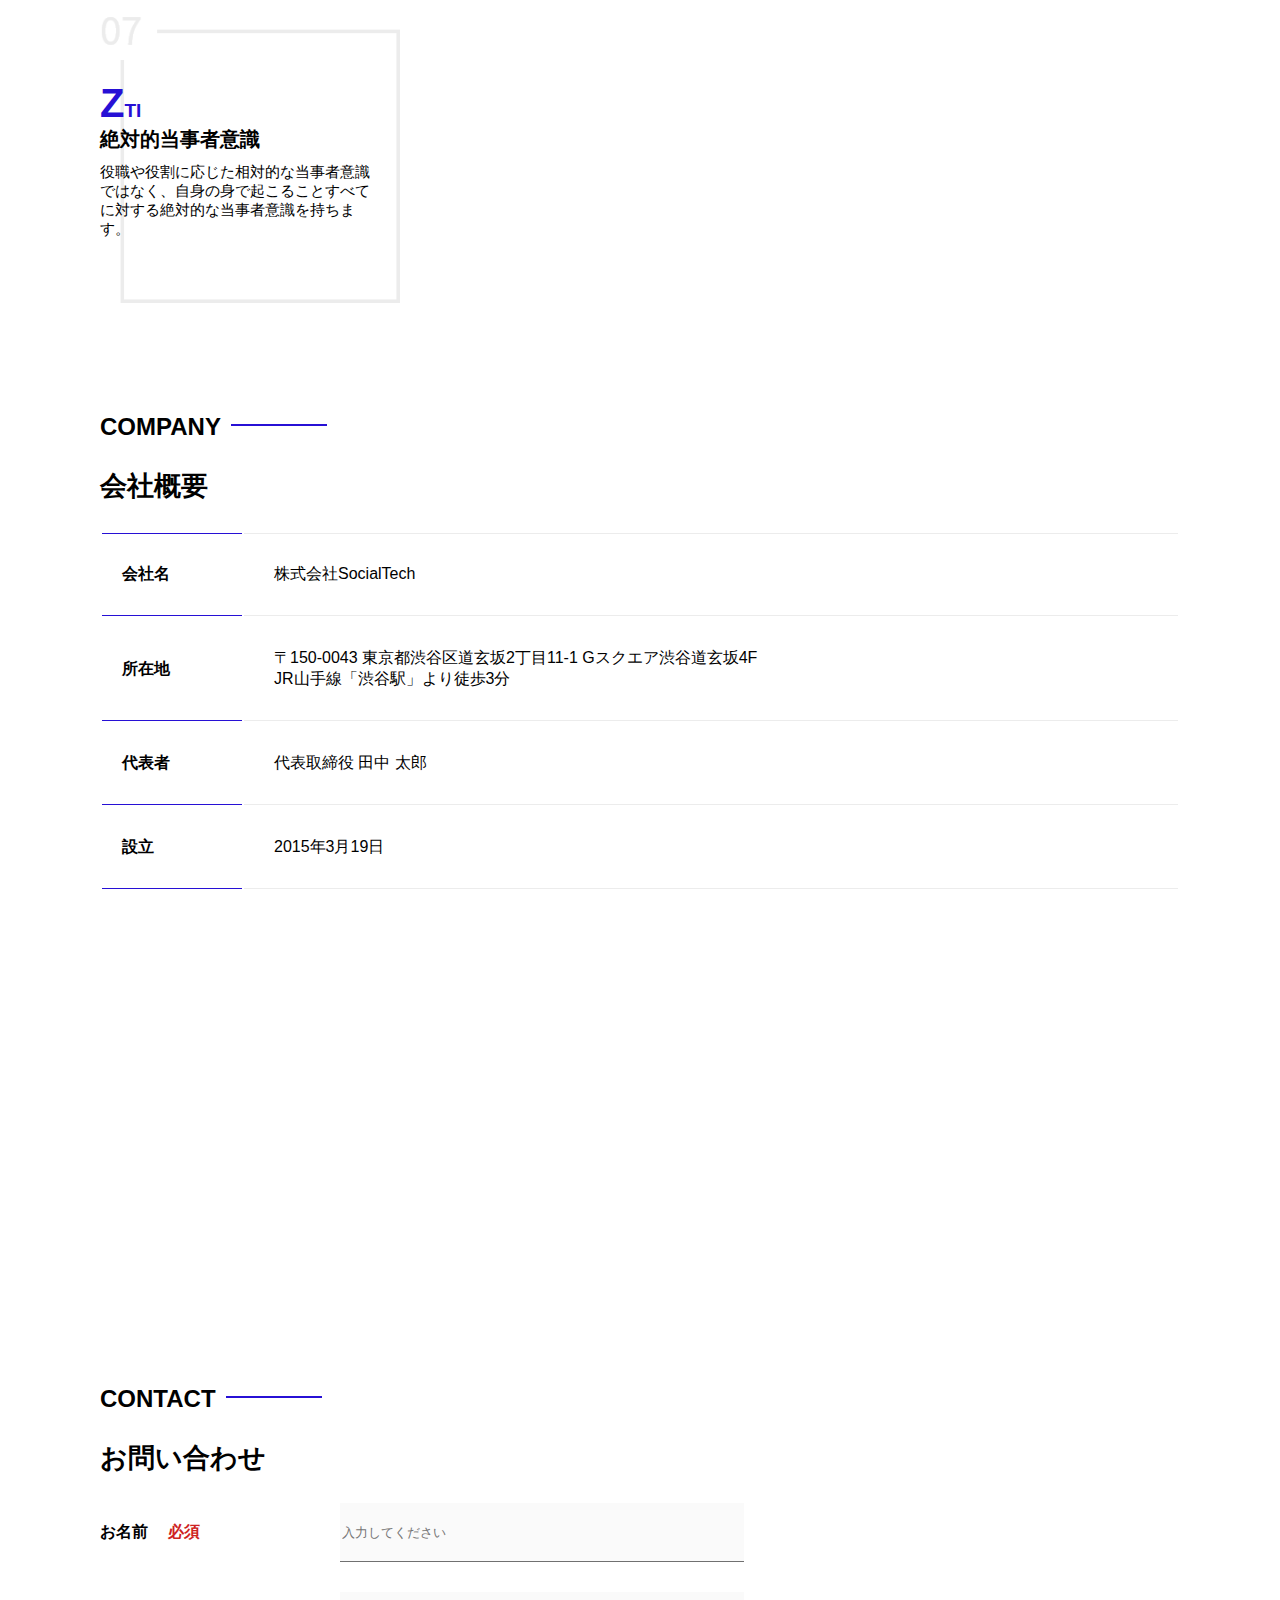
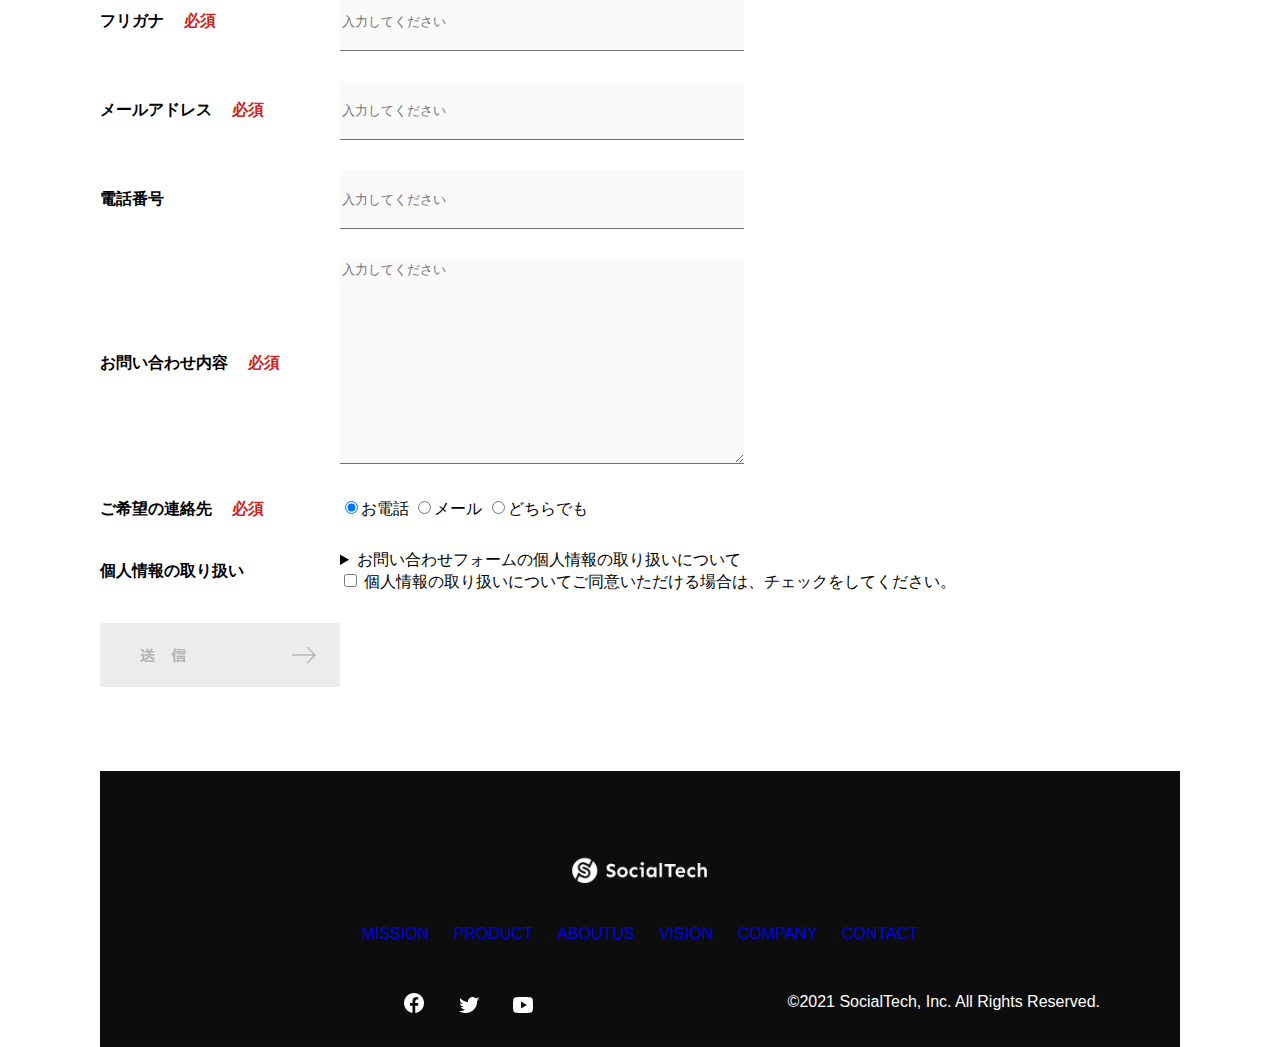
<file: kadai_tutorial_output/socialtech/index.html>
<!DOCTYPE html>
<html>
<head>
  <title>SocialTech</title>
  <meta charset="UTF-8">
  <meta name="description" content="SocialTechはEdTech業界のリーディングカンパニーを目指します。">
   <meta name="viewport" content="width=device-width, initial-scale=1.0">
   <link rel="stylesheet" href="style.css">
</head>
<body>
  <!-- ヘッダー -->
  <header>
    <!-- ロゴ -->
    <a href="index.html" id="logo"><img src="images/logo.png" alt="トップページに戻る"></a>

    <!-- PC用ナビゲーション -->
    <nav id="nav-pc">
      <a href="mission.html">MISSION</a>
      <a href="product.html">PRODUCT</a>
      <a href="index.html#aboutus">ABOUT US</a>
      <a href="index.html#VISION">VISION</a>
      <a href="index.html#company">COMPANY</a>
      <a href="index.html#contact">CONTACT</a>
    </nav>
    <!-- スマホ用メニューボタン -->
    <img  id="menu-sp"  src="images/button-menu.png" alt="ナビゲーションを開く" onclick="document.getElementById('nav-sp').style.display = 'block'">
  <!-- スマホ用ナビゲーション -->
  <nav id="nav-sp">
    <img id="close" src="images/button-close.png" alt="ナビゲーションを閉じる" onclick="document.getElementById('nav-sp').style.display = 'none'">
    <a id="logo-sp" href="index.html" onclick="document.getElementById('nav-sp').style.display = 'none'" ><img 
      src="images/logo-sp.png" alt="トップページに戻る"></a>
      <a class="menu" href="mission.html" onclick="document.getElementById('nav-sp').style.display = 'none'">MISSION</a>
       <a class="menu" href="product.html" onclick="document.getElementById('nav-sp').style.display = 'none'">PRODUCT</a>
       <a class="menu" href="index.html#aboutus" onclick="document.getElementById('nav-sp').style.display = 'none'">ABOUT
         US</a>
       <a class="menu" href="index.html#vision"
         onclick="document.getElementById('nav-sp').style.display = 'none'">VISION</a>
       <a class="menu" href="index.html#company"
         onclick="document.getElementById('nav-sp').style.display = 'none'">COMPANY</a>
       <a class="menu" href="index.html#contact"
         onclick="document.getElementById('nav-sp').style.display = 'none'">CONTACT</a>
       <div id="sns">
         <a href="https://www.facebook.com/sejuku2013"><img src="images/button-facebook.png" alt="Facebookのリンク"></a>
         <a href="https://twitter.com/samuraijuku"><img src="images/button-twitter.png" alt="Twitterのリンク"></a>
         <a href="https://www.youtube.com/channel/UCCFOQO5aDK0xXam4cUQXT8g"><img src="images/button-youtube.png" alt="YouTubeのリンク"></a>
       </div>
  </nav>
  </header>
  <main>
    <article>
      <section id="main-visual">
        <div id="main-message">
          <h1>WORLD PEACE</h1>
          <p>IT教育で世界平和を実現する</p>
        </div>
        <img src="images/index/index-main.png" alt="PCの周りに集まる他国正規の仲間たち">
      </section>
      <!-- ミッション -->
      <section id="mission">
        <h2 class="index-h2">MISSION</h2>
        <div id="mission-flex">
          <div>
            <img id="mission-photo" src="images/index/index-mission.png" alt="屋外のベンチで写真を撮影する多国籍の仲間たち">
            <h3>世界平和の実現</h3>
            <p>
              人類の悲願である世界平和。世界平和を脅かす様々な社会問題を解決するためには、イノベーションをどんどん起こしていく必要があります。SocialTechは、プログラミング教育を通してイノベーターを輩出することで、世界平和という大きなテーマに挑んでいきます。
            </p>
          </div>
          <div>
            <img id="s2dgs" src="images/index/s2dgs.png" alt="SDGs">
            <h3>S2DGsの実現</h3>
            <p>国連が掲げる「Sustainable Development Goals（持続可能な開発目標）」に含まれる17つのグローバル目標のうち、以下の5つの目標の実現をミッションとしてサービスを展開しています。</p>
            <a href="mission.html">
              <img src="images/button-more.png" alt="もっとみる">
            </a>
          </div>
        </div>
      </section>
        <section id="product">
          <h2 class="index-h2">PRODUCT</h2>
          <div>
            <div id="product-left">
              <div>
                <img class="product-photo" src="images/index/index-mantoman.png" alt="PCでコードを書く男性">
                <div class="product-explain">
                  <span>MAN TO MAN</span>
                  <h3>プログラミング教育</h3>
                  <p>2013年より日本で唯一の専属講師によるマンツーマンのプログラミングレッスンを開始。AI/人工知能やウェブデザインの学習も可能です。</p>
                </div>
              </div>
              <div>
                <img class="product-photo" src="images/index/index-career.png" alt="笑顔で話し合う2人の男性">
                <div class="product-explain">
                  <span>CAREER</span>
                  <h3>人材紹介事業</h3>
                  <p>エンジニアへの転職に特化した履歴書や職務経歴書のアドバイスや面接対策を行い、豊富な求人の中から最適なキャリア選択を支援します。</p>
              </div>
            </div>
            </div>
            <div id="product-right">
              <div>
                <img class="product-photo" src="images/index/index-media.png" alt="スマートフォンを操作する人">
                <div class="product-explain">
                  <span>MEDIA</span>
                  <h3>プログラミング学習メディア</h3>
                  <p>月間200万人に読まれる日本最大級のプログラミング学習サイト「SocialTech Blog」やYouTubeチャンネルにて学習情報を発信しています。</p>
                </div>
              </div>
              <div>
                <img class="product-photo" src="images/index/index-b2b.png" alt="講演中の男性とそれを聴く人々">
                <div class="product-explain">
                  <span>B2B</span>
                  <h3>法人研修事業</h3>
                  <p>社員のスキルアップ・資格取得・福利厚生を目的としたプログラミング法人研修。貴社の事業モデルに合わせた研修内容の提案を致します。</p>
                </div>
            </div>
          </div>
          </div>
          <div>
            <a id="product-more" href="product.html">
              <img src="images/button-more.png" alt="もっとみる">
            </a>
          </div>
        </section>

        <!-- ABOUT US -->
        <section id="aboutus">
          <h2 class="index-h2">ABOUT US</h2>
          <h3>3つの組織文化</h3>
          <div>
            <table class="culture-table">
              <tr>
                <td>
                  <span class="culture-num">01</span>
                </td>
                <td>
                  <span class="culture-en">FLEXBLE</span>
                  <span class="culture-jp">フレキシブル</span>
                </td>
              </tr>
              <tr>
              <td>
                <!-- 空のセル -->
              </td>
              <td>
                <p class="culture-description">
                  リモートワーク、フルフレックス、副業推奨など1人1人が最大限のパフォーマンスを発揮できる柔軟な働き方を促進しています。
                </p>
              </td>
              </tr>
              <tr>
                <td>
                  <span class="culture-num">02</span>
                </td>
                <td>
                  <span class="culture-en">TEAL</span>
                 <span class="culture-jp">ティール</span>
                </td>
              </tr>
              <tr>
                <td>
                  <!-- 空のセル -->
                </td>
                <td>
                  <p class="culture-description">
                    会社全体を1つの生命体として捉え、お互いが深く結びついた一階層型
                    組織として部署・チーム関係なく課題解決をできる組織を目指しています。
                  </p>
                </td>
              </tr>
              <tr>
                <td>
                  <span class="culture-num">03</span>
                </td>
                <td>
                  <span class="culture-en">SELF REALIZATION</span>
                  <span class="culture-jp">自己実現</span>
                </td>
              </tr>
              <tr>
                <td>
                  <!--空のセル-->
                </td>
                <td>
                  <p class="culture-description">
                    クオーター毎に経営・部署・個人ごとにOKRを設定し個人のキャリアと
                    会社の目指す方向の軌道修正を行っております。
                  </p>
                </td>
              </tr>
            </table>
            <img class="culture-img" src="images/index/index-aboutus1.png" alt="笑顔で話し合う2人の女性">
          </div>
          <img class="culture-img2" src="images/index/index-aboutus2.png" alt="笑顔で話し合う3人の男女">
        </section>

          <!-- VISION -->
       <section id="vision">
         <h2 class="index-h2">VISION</h2>
         <h3>7つの行動指針</h3>
         <div>
          <div class="vision-box">
            <img src="images/index/vision-01.png" alt="01">
            <span>
              <h4>CUSTOMER IS BOSS</h4>
              <h5>あなたのボスは顧客である</h5>
              <p>私たちは常にお客様志向で行動し、お客様を喜ばせ、期待値を超えた感動を提供することを大切にします。</p>
            </span>
          </div>
          <div class="vision-box">
            <img src="images/index/vision-02.png" alt="02">
            <span>
              <h4>MOVE FAST</h4>
              <h5>早さは価値</h5>
              <p>素早く試し、素早く実行することで新しい気付きや発見を見つけていきます。</p>
            </span>
          </div>
          <div class="vision-box">
            <img src="images/index/vision-03.png" alt="03">
            <span>
              <h4>IMPACT DRIVEN</h4>
              <h5>作業するのは仕事ではない</h5>
              <p>問題から考え、成果とは何かを考え続け、インパクトのある成果を生むために仕事をしていきます。</p>
            </span>
          </div>
          <div class="vision-box">
            <img src="images/index//vision-04.png" alt="04">
            <span>
              <h4>SAVE TIME, SAVE MONEY</h4>
              <h5>浪費は命取りになる</h5>
              <p>少ないコストでできる方法を考えます。お金だけでなく、人の時間をいただいている自覚を持ち、あらゆるリソースを有意義に活用します。</p>
            </span>
          </div>
          <div class="vision-box">
            <img src="images/index/vision-05.png" alt="05">
            <span>
              <h4>BE GENTLE</h4>
              <h5>「優しくない」をなくす</h5>
              <p>社会をすこしずつ優しくしていきます。自分、家族、同僚、顧客、他人、全ての人に優しくいることを心がけます。</p>
            </span>
          </div>
          <div class="vision-box">
            <img src="images/index/vision-06.png" alt="06">
            <span>
              <h4>ABC</h4>
              <h5>当たり前の事をバカにせずにちゃんとやる</h5>
              <p>礼儀、健康、嘘をつかない。当たり前の事が出来ているかを常に自問し、当たり前の基準を高く持って行動します。</p>
            </span>
          </div>
          <div class="vision-box">
            <img src="images/index/vision-07.png" alt="07">
            <span>
              <h4>ZTI</h4>
              <h5>絶対的当事者意識</h5>
              <p>役職や役割に応じた相対的な当事者意識ではなく、自身の身で起こることすべてに対する絶対的な当事者意識を持ちます。</p>
            </span>
          </div>
         </div>
      </section>
      <section id="company">
        <h2 class="index-h2">COMPANY</h2>
        <h3>会社概要</h3>
        <table id="company-table">
          <tr>
            <th class="tableheader-first">会社名</th>
            <td class="cell-first"> 株式会社SocialTech</td>
          </tr>
          <tr>
            <th class="tableheader">所在地</th>
            <td class="cell">〒150-0043 東京都渋谷区道玄坂2丁目11-1 Gスクエア渋谷道玄坂4F<br>JR山手線「渋谷駅」より徒歩3分</td>
          </tr>
          <tr>
            <th class="tableheader">代表者</th>
             <td class="cell">代表取締役 田中 太郎</td>
          </tr>
          <tr>
            <th class="tableheader">設立</th>
            <td class="cell">2015年3月19日</td>
          </tr>
        </table>
        <iframe src="https://www.google.com/maps/embed?pb=!1m18!1m12!1m3!1d3241.7739223224576!2d139.6961571!3d35.6579413!2m3!1f0!2f0!3f0!3m2!1i1024!2i768!4f13.1!3m3!1m2!1s0x60188be0535d9a81%3A0xb09a6e9018e3debd!2z44CSMTUwLTAwNDMg5p2x5Lqs6YO95riL6LC35Yy66YGT546E5Z2C77yS5LiB55uu77yR77yR4oiS77yR!5e0!3m2!1sja!2sjp!4v1709959928357!5m2!1sja!2sjp" width="600" height="450" style="border:0;" allowfullscreen="" loading="lazy" referrerpolicy="no-referrer-when-downgrade"></iframe>
      </section>
      <!-- お問い合わせフォーム -->
      <section id="contact">
        <h2 class="index-h2">CONTACT</h2>
        <h3>お問い合わせ</h3>
        <form action="https://api.staticforms.xyz/submit" method="post">
          <input type="text" name="honeypot" style="display:none">
          <!-- STATIC FORMSのアクセスキー -->
          <input type="hidden" name="accessKey" value="45e7750d-bc6e-4c1a-b728-2ad84664eb7a">
          <!--メールのタイトル-->
          <input type="hidden" name="subject" value="お問い合わせフォーム">
          <!--送信先のメールアドレスをvalueに設定する-->
          <input type="hidden" name="replyTo" value="ujnk.28@icloud.com">
          <!--redirectToのURLは公開後のURLへリンクする-->
          <input type="hidden" name="redirectTo" value="">
          <div>
            <div class="contact-heading">
              <label class="contact-label">お名前<span class="contact-span">必須</span></label>
            </div>
            <div>
              <input type="text" name="name" placeholder="入力してください" class="contact-textbox">
            </div>
          </div>
          <div>
            <div class="contact-heading">
              <label class="contact-label">フリガナ<span class="contact-span">必須</span></label>
            </div>
            <div>
              <input type="text" name="hurigana" placeholder="入力してください" class="contact-textbox">
            </div>
          </div>
          <div>
            <div class="contact-heading">
              <label class="contact-label">メールアドレス<span class="contact-span">必須</span></label>
            </div>
            <div>
              <input type="text" name="email" placeholder="入力してください" class="contact-textbox">
            </div>
          </div>
          <div>
            <div class="contact-heading">
              <label class="contact-label">電話番号</label>
            </div>
            <div>
              <input type="text" name="tel" placeholder="入力してください" class="contact-textbox">
            </div>
          </div>
          <div>
            <div class="contact-heading">
              <label class="contact-label">お問い合わせ内容<span class="contact-span">必須</span></label>
            </div>
            <div>
            <textarea class="contact-textarea" placeholder="入力してください" name="message"></textarea>
          </div>
          </div>
          <div>
            <div class="contact-heading">
              <label class="contact-label">ご希望の連絡先<span class="contact-span">必須</span></label>
            </div>
            <div>
              <input class="radiobutton" type="radio" value="tel" name="contact" checked><label>お電話</label>
              <input class="radiobutton" type="radio" value="mail" name="contact"><label>メール</label>
              <input class="radiobutton" type="radio" value="both" name="contact"><label>どちらでも</label>
            </div>
          </div>
          <div>
            <div class="contact-heading">
              <label class="contact-label">個人情報の取り扱い</label>
            </div>
            <div>
              <details>
                <summary>お問い合わせフォームの個人情報の取り扱いについて</summary>
                <div>
                  <span>１．組織の名称又は氏名</span><br>
                  株式会社SocialTech<br><br>
                  <span>２．個人情報保護管理者（若しくはその代理人）の氏名又は職名、所属及び連絡先
                    鈴木 一郎 コーポレート部</span><br>
                  メールアドレス:support@socialtech.net<br>
                  TEL:03-xxxx-xxxx<br>
                  <span>３．個人情報の利用目的</span><br>
                  ・本サービス及び本サービスに関連する情報の提供又はそれらに関する連絡のため<br>
                  ・ユーザーの本人確認のため<br>
                  ・当社サービスのご案内のため<br>
                  ・当社の商品等の広告または宣伝（電子メールによるものを含むものとします。）<br><br>
                  <span>４．個人情報の取り扱い業務の委託</span><br>
                  個人情報の取扱業務の全部または一部を外部に業務委託する場合があります。<br>
                  その際、弊社は、個人情報を適切に保護できる管理体制を敷き実行していることを条件として<br>
                  委託先を厳選したうえで、機密保持契約を委託先と締結し、お客様の個人情報を厳密に管理させます。<br><br>
                  <span>５．個人情報の開示等の請求</span><br>
                  お客様は、弊社に対してご自身の個人情報の開示等（利用目的の通知、開示、内容の訂正・追加・削除、利用の停止または消去、第三者への提供の停止）に関して、当社問合わせ窓口に申し出ることができます。<br>
                  その際、弊社はお客様ご本人を確認させていただいたうえで、合理的な期間内に対応いたします。<br><br>
                  なお、個人情報に関する弊社問合わせ先は、次の通りです。<br><br>
                  株式会社SocialTech 個人情報問合せ窓口<br>
                  〒150-0043 東京都渋谷区道玄坂2丁目11-1 Ｇスクエア渋谷道玄坂 4F<br>
                  メールアドレス:support@socialtech.net TEL:03-xxxx-xxxx<br><br>
                  <span>６．個人情報を提供されることの任意性について</span><br><br>
                  お客様がご自身の個人情報を弊社に提供されるか否かは、お客様のご判断によりますが、もしご提供されない場合には、適切なサービスが提供できない場合がありますので予めご了承ください。
                </div>
              </details>
              <input type="checkbox" name="agree">
              <span>個人情報の取り扱いについてご同意いただける場合は、チェックをしてください。</span>
             </div>
          </div>
          <input type="image" src="images/button-submit.png" alt="送信する">
        </form>
      </section>
    </article>
    <footer>
      <div id="footer-logo">
      <img src="images/logo-sp.png" alt="SocialTech">
      </div>
      <div id="footer-link">
        <a href="mission.html">MISSION</a>
        <a href="product.html">PRODUCT</a>
        <a href="index.html#aboutus">ABOUTUS</a>
        <a href="index.html#vision">VISION</a>
         <a href="index.html#company">COMPANY</a>
         <a href="index.html#contact">CONTACT</a>
      </div>
      <div id="sns-footer">
        <a href="https://www.facebook.com/sejuku2013"><img src="images/button-facebook.png" alt="Facebookのリンク"></a>
        <a href="https://twitter.com/samuraijuku"><img src="images/button-twitter.png" alt="Twitterのリンク"></a>
        <a href="https://www.youtube.com/channel/UCCFOQO5aDK0xXam4cUQXT8g"><img src="images/button-youtube.png" alt="YouTubeのリンク"></a>
        <span id="copyright">&copy;2021 SocialTech, Inc. All Rights Reserved. </span>
      </div>
    </footer>
  </main>
</body>
</html>
</file>
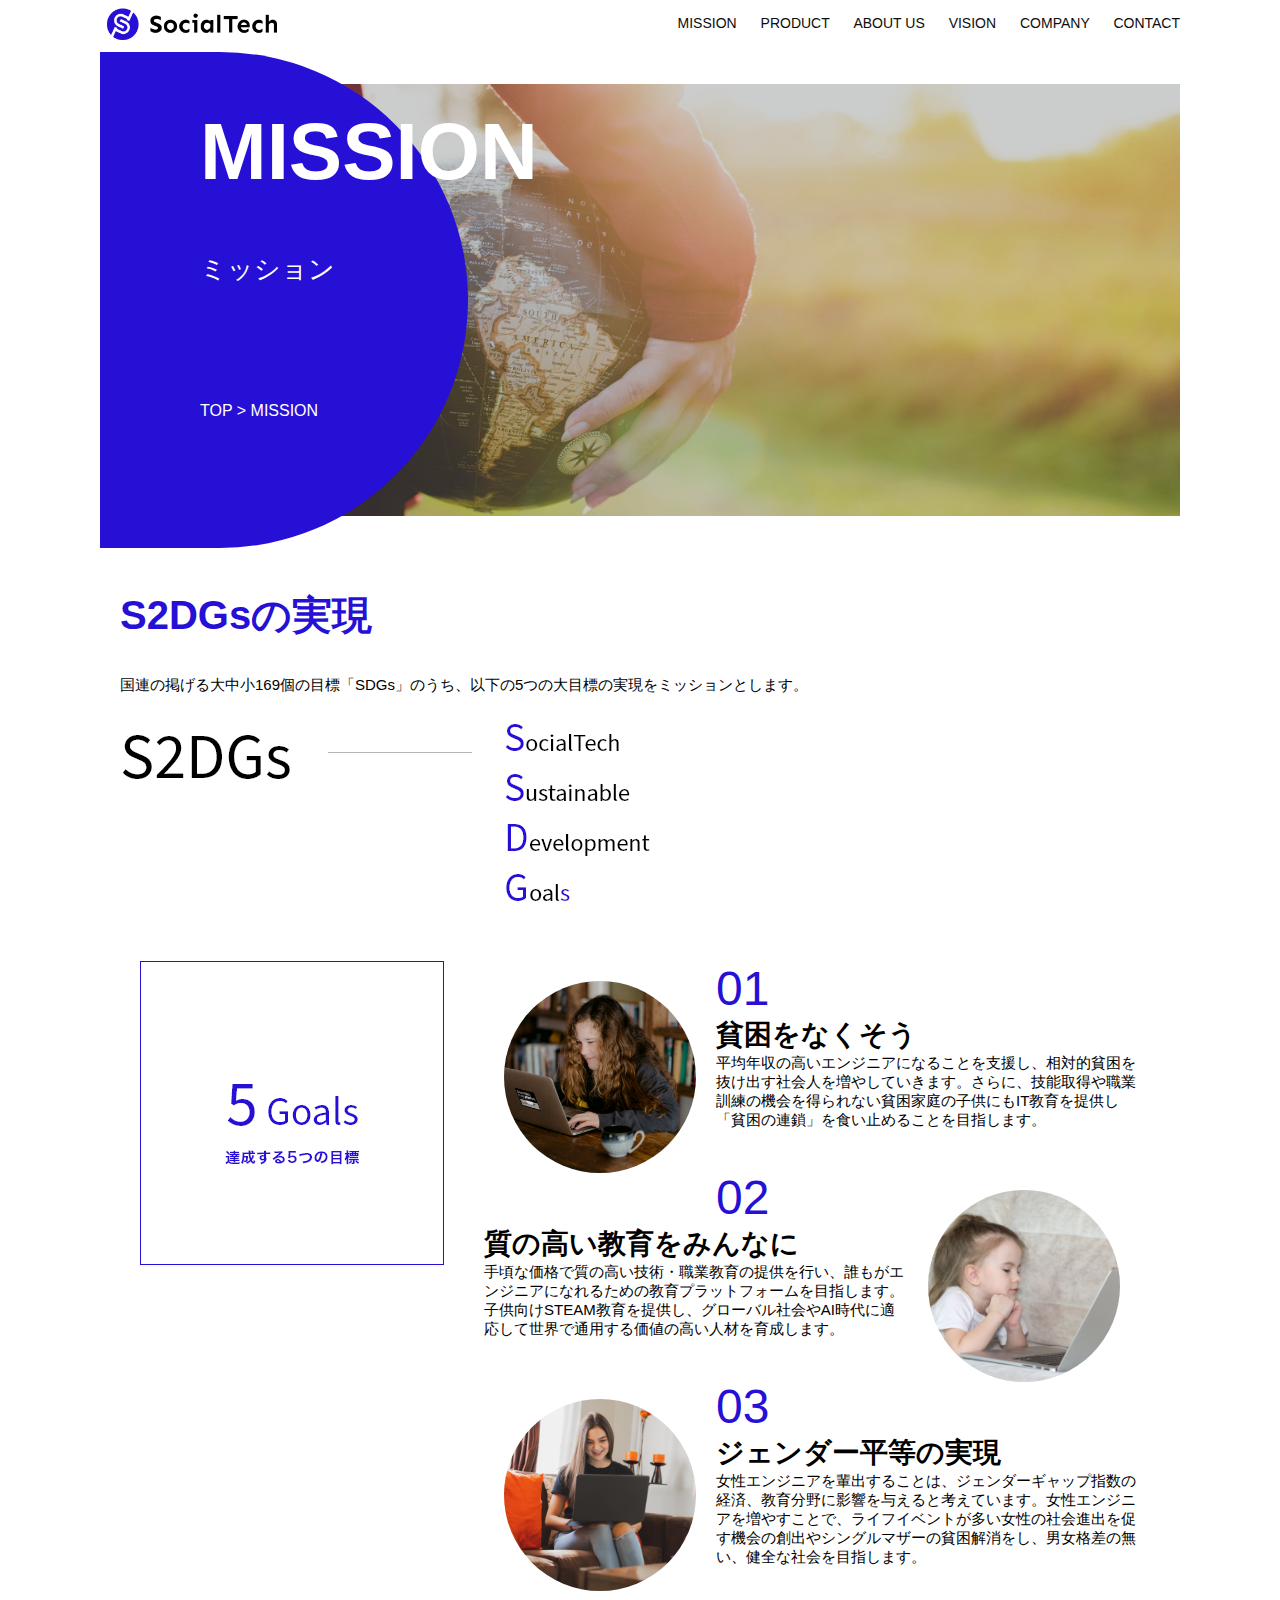
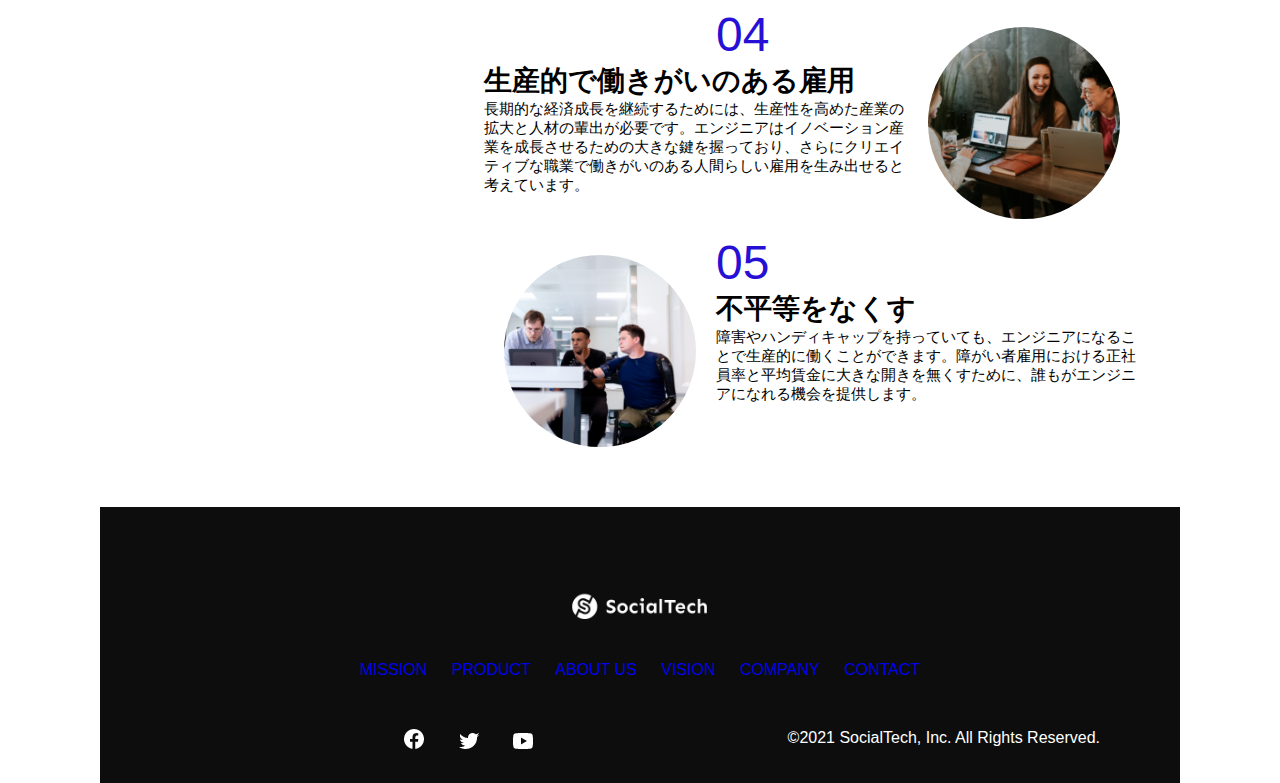
<file: kadai_tutorial_output/socialtech/mission.html>
<!DOCTYPE html>
  <html>
  <head>
    <title>SocialTech - MISSION ミッション -</title>
    <meta charset="UTF-8">
    <meta name="description" content="SocialTechが目指す5つの目標（S2DGs）を紹介します">
    <meta name="viewport" content="width=device-width, initial-scale=1.0">
    <link rel="stylesheet" href="style.css">
  </head>
 
  <body>
    <!-- ヘッダー -->
    <header>
      <!-- ロゴ -->
      <a href="index.html" id="logo"><img src="images/logo.png" alt="トップページに戻る"></a>
  
      <!-- PC用ナビゲーション -->
      <nav id="nav-pc">
        <a href="mission.html">MISSION</a>
        <a href="product.html">PRODUCT</a>
        <a href="index.html#aboutus">ABOUT US</a>
        <a href="index.html#vision">VISION</a>
        <a href="index.html#company">COMPANY</a>
        <a href="index.html#contact">CONTACT</a>
      </nav>
  
      <!-- スマホ用メニューボタン -->
      <img id="menu-sp" src="images/button-menu.png" alt="ナビゲーションを開く" onclick="document.getElementById('nav-sp').style.display = 'block'">
  
      <!-- スマホ用ナビゲーション -->
      <nav id="nav-sp">
        <img id="close" src="images/button-close.png" alt="ナビゲーションを閉じる" onclick="document.getElementById('nav-sp').style.display = 'none'">
        <a id="logo-sp" href="index.html" onclick="document.getElementById('nav-sp').style.display = 'none'"><img
            src="images/logo-sp.png" alt="トップページに戻る"></a>
        <a class="menu" href="mission.html" onclick="document.getElementById('nav-sp').style.display = 'none'">MISSION</a>
        <a class="menu" href="product.html" onclick="document.getElementById('nav-sp').style.display = 'none'">PRODUCT</a>
        <a class="menu" href="index.html#aboutus" onclick="document.getElementById('nav-sp').style.display = 'none'">ABOUT
          US</a>
        <a class="menu" href="index.html#vision"
          onclick="document.getElementById('nav-sp').style.display = 'none'">VISION</a>
        <a class="menu" href="index.html#company"
          onclick="document.getElementById('nav-sp').style.display = 'none'">COMPANY</a>
        <a class="menu" href="index.html#contact"
          onclick="document.getElementById('nav-sp').style.display = 'none'">CONTACT</a>
        <div id="sns">
          <a href="https://www.facebook.com/sejuku2013"><img src="images/button-facebook.png" alt="Facebookのリンク"></a>
          <a href="https://twitter.com/samuraijuku"><img src="images/button-twitter.png" alt="Twitterのリンク"></a>
          <a href="https://www.youtube.com/channel/UCCFOQO5aDK0xXam4cUQXT8g"><img src="images/button-youtube.png" alt="YouTubeのリンク"></a>
        </div>
      </nav>
    </header>
    <main>
      <article>
        <section id="mission-main">
          <div id="mission-title">
            <h1>MISSION</h1>
            <span>ミッション</span>
            <div>TOP > MISSION</div>
          </div>
        </section>
        <section id="mission-s2dgs">
          <h2 class="mission-h2">S2DGsの実現</h2>
          <p>国連の掲げる大中小169個の目標「SDGs」のうち、以下の5つの大目標の実現をミッションとします。</p>
          <img src="images/mission/mission-s2dgs.png" alt="S2DGs">
        </section>
        <section id="mission-5goals">
          <div>
            <img id="s2dgs-image" src="images/mission/mission-5goals.png" alt="5Goals">
          </div>
        
        <div>
          <div>
            <img class="fivegoals-image-left" src="images/mission/mission-5goals01.png" alt="PCを操作する女の子">
            <span class="fivegoals-number">01</span>
            <h3 class="fivegoals-h3">貧困をなくそう</h3>
            <p class="fivegoals-p">
              平均年収の高いエンジニアになることを支援し、相対的貧困を抜け出す社会人を増やしていきます。さらに、技能取得や職業訓練の機会を得られない貧困家庭の子供にもIT教育を提供し「貧困の連鎖」を食い止めることを目指します。
            </p>
          </div>
  
          <div>
            <img class="fivegoals-image-right" src="images/mission/mission-5goals02.png" alt="PCを見つめる小さい女の子">
            <span class="fivegoals-number">02</span>
            <h3 class="fivegoals-h3">質の高い教育をみんなに</h3>
            <p class="fivegoals-p">
              手頃な価格で質の高い技術・職業教育の提供を行い、誰もがエンジニアになれるための教育プラットフォームを目指します。子供向けSTEAM教育を提供し、グローバル社会やAI時代に適応して世界で通用する価値の高い人材を育成します。
            </p>
          </div>
  
          <div>
            <img class="fivegoals-image-left" src="images/mission/mission-5goals03.png" alt="PCを操作する女性">
            <span class="fivegoals-number">03</span>
            <h3 class="fivegoals-h3">ジェンダー平等の実現</h3>
            <p class="fivegoals-p">
              女性エンジニアを輩出することは、ジェンダーギャップ指数の経済、教育分野に影響を与えると考えています。女性エンジニアを増やすことで、ライフイベントが多い女性の社会進出を促す機会の創出やシングルマザーの貧困解消をし、男女格差の無い、健全な社会を目指します。
            </p>
          </div>
  
          <div>
            <img class="fivegoals-image-right" src="images/mission/mission-5goals04.png" alt="笑顔で話し合う3人の男女">
            <span class="fivegoals-number">04</span>
            <h3 class="fivegoals-h3">生産的で働きがいのある雇用</h3>
            <p class="fivegoals-p">
              長期的な経済成長を継続するためには、生産性を高めた産業の拡大と人材の輩出が必要です。エンジニアはイノベーション産業を成長させるための大きな鍵を握っており、さらにクリエイティブな職業で働きがいのある人間らしい雇用を生み出せると考えています。
            </p>
          </div>
  
          <div>
            <img class="fivegoals-image-left" src="images/mission/mission-5goals05.png" alt="障害を持つ男性が生き生きと働く様子">
            <span class="fivegoals-number">05</span>
            <h3 class="fivegoals-h3">不平等をなくす</h3>
            <p class="fivegoals-p">
              障害やハンディキャップを持っていても、エンジニアになることで生産的に働くことができます。障がい者雇用における正社員率と平均賃金に大きな開きを無くすために、誰もがエンジニアになれる機会を提供します。
            </p>
          </div>
        </div>
     </section>
      </article>
      <footer>
        <div id="footer-logo">
          <img src="images/logo-sp.png" alt="SocialTech">
        </div>
        <div id="footer-link">
          <a href="mission.html">MISSION</a>
          <a href="product.html">PRODUCT</a>
          <a href="index.html#aboutus">ABOUT US</a>
          <a href="index.html#vision">VISION</a>
          <a href="index.html#company">COMPANY</a>
          <a href="index.html#contact">CONTACT</a>
        </div>
        <div id="sns-footer">
          <a href="https://www.facebook.com/sejuku2013"><img src="images/button-facebook.png" alt="Facebookのリンク"></a>
          <a href="https://twitter.com/samuraijuku"><img src="images/button-twitter.png" alt="Twitterのリンク"></a>
          <a href="https://www.youtube.com/channel/UCCFOQO5aDK0xXam4cUQXT8g"><img src="images/button-youtube.png" alt="YouTubeのリンク"></a>
          <span id="copyright">&copy;2021 SocialTech, Inc. All Rights Reserved. </span>
        </div>
      </footer>
    </main>
  </body>
 
  </html>
</file>
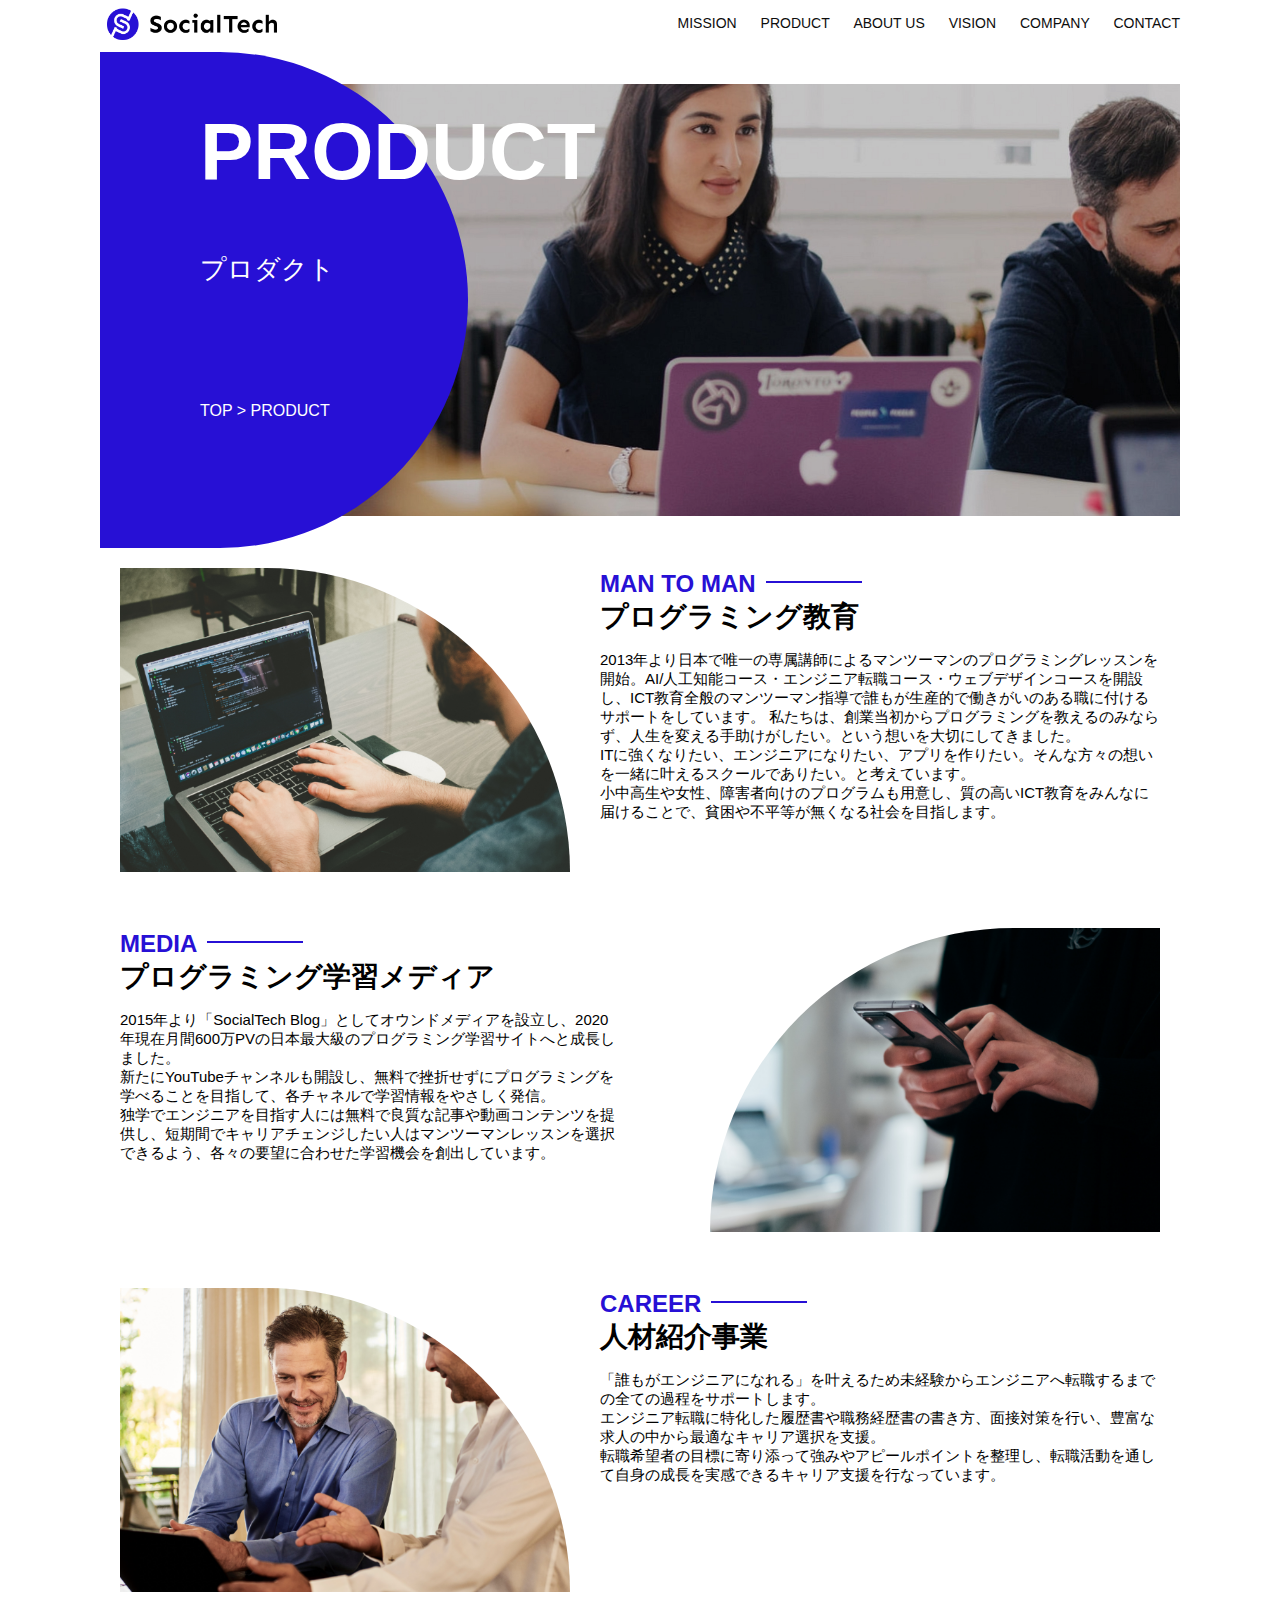
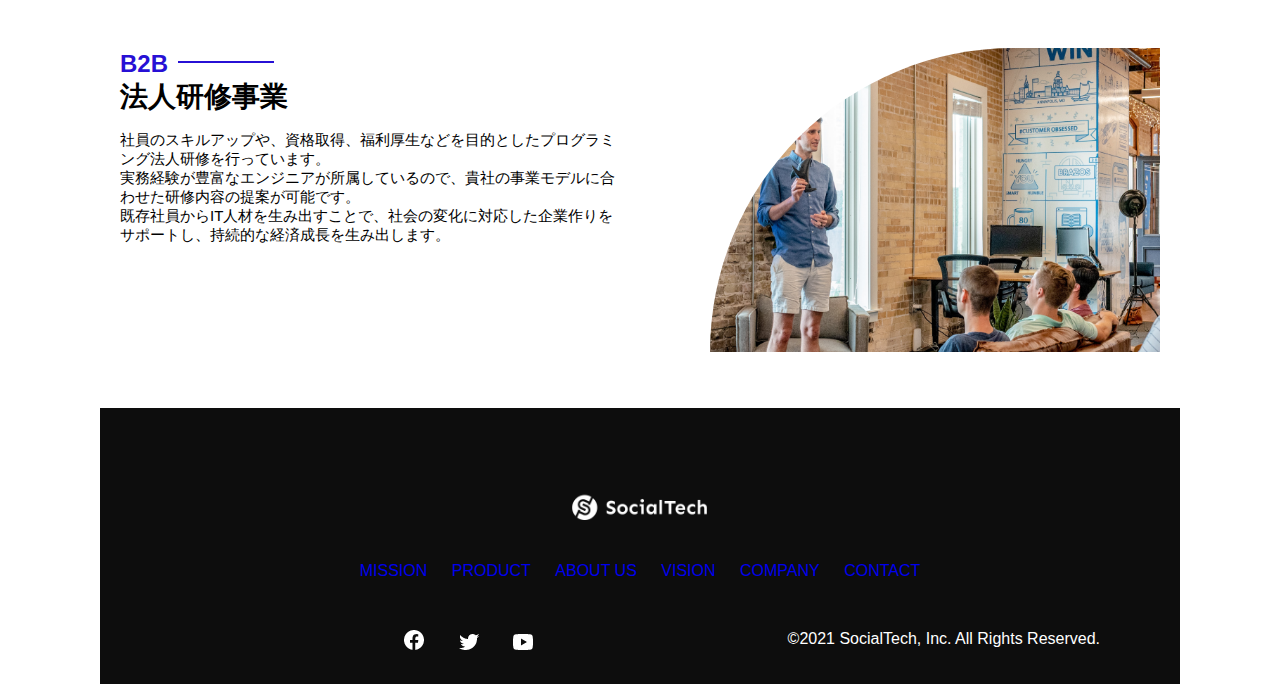
<file: kadai_tutorial_output/socialtech/product.html>
<!DOCTYPE html>
  <html>
  <head>
    <title>SocialTech -PRODUCT プロダクト-</title>
    <meta charset="UTF-8">
    <meta name="description" content="SocialTechの4つのプロダクトを紹介します">
    <meta name="viewport" content="width=device-width, initial-scale=1.0">
    <link rel="stylesheet" href="style.css">
  </head>
  
  <body>
    <!-- ヘッダー -->
    <header>
      <!-- ロゴ -->
      <a href="index.html" id="logo"><img src="images/logo.png" alt="トップページに戻る"></a>
  
      <!-- PC用ナビゲーション -->
      <nav id="nav-pc">
        <a href="mission.html">MISSION</a>
        <a href="product.html">PRODUCT</a>
        <a href="index.html#aboutus">ABOUT US</a>
        <a href="index.html#vision">VISION</a>
        <a href="index.html#company">COMPANY</a>
        <a href="index.html#contact">CONTACT</a>
      </nav>
  
      <!-- スマホ用メニューボタン -->
      <img id="menu-sp" src="images/button-menu.png" alt="ナビゲーションを開く" onclick="document.getElementById('nav-sp').style.display = 'block'">
  
      <!-- スマホ用ナビゲーション -->
      <nav id="nav-sp">
        <img id="close" src="images/button-close.png" alt="ナビゲーションを閉じる" onclick="document.getElementById('nav-sp').style.display = 'none'">
        <a id="logo-sp" href="index.html" onclick="document.getElementById('nav-sp').style.display = 'none'"><img
            src="images/logo-sp.png" alt="トップページに戻る"></a>
        <a class="menu" href="mission.html" onclick="document.getElementById('nav-sp').style.display = 'none'">MISSION</a>
        <a class="menu" href="product.html" onclick="document.getElementById('nav-sp').style.display = 'none'">PRODUCT</a>
        <a class="menu" href="index.html#aboutus" onclick="document.getElementById('nav-sp').style.display = 'none'">ABOUT
          US</a>
        <a class="menu" href="index.html#vision"
          onclick="document.getElementById('nav-sp').style.display = 'none'">VISION</a>
        <a class="menu" href="index.html#company"
          onclick="document.getElementById('nav-sp').style.display = 'none'">COMPANY</a>
        <a class="menu" href="index.html#contact"
          onclick="document.getElementById('nav-sp').style.display = 'none'">CONTACT</a>
        <div id="sns">
          <a href="https://www.facebook.com/sejuku2013"><img src="images/button-facebook.png" alt="Facebookのリンク"></a>
          <a href="https://twitter.com/samuraijuku"><img src="images/button-twitter.png" alt="Twitterのリンク"></a>
          <a href="https://www.youtube.com/channel/UCCFOQO5aDK0xXam4cUQXT8g"><img src="images/button-youtube.png" alt="YouTubeのリンク"></a>
        </div>
      </nav>
    </header>
    <main>
      <article>
        <section id="product-main">
          <div id="product-title">
            <h1>PRODUCT</h1>
            <span>プロダクト</span>
            <div>TOP > PRODUCT</div>
          </div>
        </section>
        <section class="product-section1">
          <img src="images/product/product-mantoman.png" alt="PCでコードを書く男性">
          <div>
            <h2 class="product-h2">MAN TO MAN</h2>
            <h3 class="product-h3">プログラミング教育</h3>
            <p>
              2013年より日本で唯一の専属講師によるマンツーマンのプログラミングレッスンを開始。AI/人工知能コース・エンジニア転職コース・ウェブデザインコースを開設し、ICT教育全般のマンツーマン指導で誰もが生産的で働きがいのある職に付けるサポートをしています。
              私たちは、創業当初からプログラミングを教えるのみならず、人生を変える手助けがしたい。という想いを大切にしてきました。<br>ITに強くなりたい、エンジニアになりたい、アプリを作りたい。そんな方々の想いを一緒に叶えるスクールでありたい。と考えています。<br>小中高生や女性、障害者向けのプログラムも用意し、質の高いICT教育をみんなに届けることで、貧困や不平等が無くなる社会を目指します。
            </p>
          </div>
        </section>
        <section class="product-section2">
          <div>
            <h2 class="product-h2">MEDIA</h2>
            <h3 class="product-h3">プログラミング学習メディア</h3>
            <p>2015年より「SocialTech
              Blog」としてオウンドメディアを設立し、2020年現在月間600万PVの日本最大級のプログラミング学習サイトへと成長しました。<br>新たにYouTubeチャンネルも開設し、無料で挫折せずにプログラミングを学べることを目指して、各チャネルで学習情報をやさしく発信。<br>独学でエンジニアを目指す人には無料で良質な記事や動画コンテンツを提供し、短期間でキャリアチェンジしたい人はマンツーマンレッスンを選択できるよう、各々の要望に合わせた学習機会を創出しています。
            </p>
          </div>
          <img src="images/product/product-media.png" alt="スマートフォンを操作する人">
        </section>
        <section class="product-section1">
          <img src="images/product/product-career.png" alt="笑顔で話し合う2人の男性">
          <div>
            <h2 class="product-h2">CAREER</h2>
            <h3 class="product-h3">人材紹介事業</h3>
            <p>
              「誰もがエンジニアになれる」を叶えるため未経験からエンジニアへ転職するまでの全ての過程をサポートします。<br>エンジニア転職に特化した履歴書や職務経歴書の書き方、面接対策を行い、豊富な求人の中から最適なキャリア選択を支援。<br>転職希望者の目標に寄り添って強みやアピールポイントを整理し、転職活動を通して自身の成長を実感できるキャリア支援を行なっています。<br>
            </p>
          </div>
        </section>
        <section class="product-section2">
          <div>
            <h2 class="product-h2">B2B</h2>
            <h3 class="product-h3">法人研修事業</h3>
            <p>
              社員のスキルアップや、資格取得、福利厚生などを目的としたプログラミング法人研修を行っています。<br>実務経験が豊富なエンジニアが所属しているので、貴社の事業モデルに合わせた研修内容の提案が可能です。<br>既存社員からIT人材を生み出すことで、社会の変化に対応した企業作りをサポートし、持続的な経済成長を生み出します。
            </p>
          </div>
          <img src="images/product/product-b2b.png" alt="講演中の男性とそれを聴く人々">
        </section>
      </article>
      <footer>
        <div id="footer-logo">
          <img src="images/logo-sp.png" alt="SocialTech">
        </div>
        <div id="footer-link">
          <a href="mission.html">MISSION</a>
          <a href="product.html">PRODUCT</a>
          <a href="index.html#aboutus">ABOUT US</a>
          <a href="index.html#vision">VISION</a>
          <a href="index.html#company">COMPANY</a>
          <a href="index.html#contact">CONTACT</a>
        </div>
        <div id="sns-footer">
          <a href="https://www.facebook.com/sejuku2013"><img src="images/button-facebook.png" alt="Facebookのリンク"></a>
          <a href="https://twitter.com/samuraijuku"><img src="images/button-twitter.png" alt="Twitterのリンク"></a>
          <a href="https://www.youtube.com/channel/UCCFOQO5aDK0xXam4cUQXT8g"><img src="images/button-youtube.png" alt="YouTubeのリンク"></a>
          <span id="copyright">&copy;2021 SocialTech, Inc. All Rights Reserved. </span>
        </div>
      </footer>
    </main>
  </body>
  
  </html>
</file>
<file: kadai_013/style.css>
/* PC、スマホ共通スタイル */
body {
  font-family: "Source Sans Pro", "Hiragino Kaku Gothic ProN", Meiryo, Arial,
    sans-serif;
}

p {
  font-size: 15px;
}

#main-visual>img {
  width: 100%;
}

/*================
PC用のスタイル 
=================*/
@media screen and (min-width: 768px) {
  /* 横幅設定 */
  body {
    max-width: 1080px;
    min-width: 960px;
    margin: 0 auto 0 auto;
  }

  /* ヘッダー */
  header {
    display: flex;
    justify-content: space-between;
  }

  /* ナビゲーションのレイアウト */
  #nav-pc {
    text-align: right;
    font-size: 14px;
    padding-top: 15px;
  }

  /* ナビゲーションのリンクの装飾設定 */
  #nav-pc>a {
    text-decoration: none;
    margin-left: 20px;
  }

  #nav-pc>a:link {
    color: #0d0d0d;
  }

  #nav-pc>a:visited {
    color: #0d0d0d;
  }

  #nav-pc>a:hover {
    color: #0d0d0d;
    text-decoration: underline;
  }

  #nav-pc>a:active {
    color: #0d0d0d;
  }
  #menu-sp {
    display: none;
  }
  #nav-sp {
    display: none;
  }
}

@media screen and (max-width: 767px) {
  body {
    min-width: 375px;
    margin: 0;
  }
  #nav-pc {
    display: none;
  }
  #menu-sp {
    float: right;
    padding: 0;
  }
  #nav-sp {
    background-color: #ce933e;
    position: absolute;
    left: 0;
    top: 0;
    height: 100%;
    width: 100%;
    display: none;
    z-index: 100;
  }
  #close {
    position: absolute;
    top: 20px;
    right: 20px;
  }
  #logo-sp {
    margin: 80px 0 30px 20px;

  }
  #nav-sp > a {
    display: block;
  }
  #nav-sp a:link {
    color: #ffffff;
  }
  #nav-sp > a:visited{
    color: #ffffff;
  }
  #nav-sp > a:hover {
    color: #ffffff;

  }
  #nav-sp > a:hover {
    text-decoration: underline;
  }
  #nav-sp > a:active {
    color: #ffffff;
  }
  #nav-sp > .menu {
    text-decoration: none;
    display: block;
    margin: 0 20px;
    height: 44px;
    font-size: 16px;
    background-image: url("images/arrow.png");
    background-repeat: no-repeat;
    background-position: right top;
  }
}
</file>
<file: socialtech-kadai_012/style.css>
/* PC、スマホ共通スタイル */
body {
  font-family: "Source Sans Pro", "Hiragino Kaku Gothic ProN", Meiryo, Arial,
    sans-serif;
}

p {
  font-size: 15px;
}

/*================
PC用のスタイル 
=================*/
/* 横幅設定 */
body {
  max-width: 1080px;
  min-width: 960px;
  margin: 0 auto 0 auto;
}

/* ヘッダー */
header {
  display: flex;
  justify-content: space-between;
}

/* ナビゲーションのレイアウト */
#nav-pc {
  text-align: right;
  font-size: 14px;
  padding-top: 15px;
}

/* ナビゲーションのリンクの装飾設定 */
#nav-pc>a {
  text-decoration: none;
  margin-left: 20px;
}

#nav-pc>a:link {
  color: #0d0d0d;
}

#nav-pc>a:visited {
  color: #0d0d0d;
}

#nav-pc>a:hover {
  color: #0d0d0d;
  text-decoration: underline;
}

#nav-pc>a:active {
  color: #0d0d0d;
}

/* メインビジュアル*/
#main-visual {
  position: relative;
  height: 400px;
}

#main-message {
  position: absolute;
  top: 0;
  left: 0;
  background-color: #2710d5;
  color: #ffffff;
  border-radius: 0 0 476px 0;
  max-width: 620px;
  height: 100%;
  width: 100%;
  z-index: 11;
}

#main-message>h1 {
  font-size: 60px;
  font-weight: bold;
  margin: 100px 0 0 50px;
}

#main-message>p {
  font-size: 28px;
  margin: 0 0 0 50px;
}

#main-visual>img {
  max-width: 620px;
  border-radius: 476px 0 0 0;
  position: absolute;
  top: 0;
  right: 0;
  z-index: 10;
}

/* 見出し */
h2 {
  margin: 40px 0 0 0;
}

h2::after {
  content: url("images/line.png");
  margin-left: 10px;
}

h3 {
  font-size: 27px;
}

/* ミッション */
#mission {
  margin: 80px auto 80px auto;
  width: 100%;
}

#mission-flex {
  width: 100%;
  display: flex;
}

#mission-flex>div {
  width: 50%;
  margin: 20px;
}

#mission-photo {
  width: 100%;
}

#s2dgs {
  margin-top: 50px;
}

/* プロダクト */
#product {
  background-color: #fafafa;
  width: 100%;
  margin: 80px 0 80px 0;
  padding: 10px 40px 0px 40px;
}

/* 外枠 */
#product>div {
  margin-top: 40px;
  display: flex;
}

/* 左のカラム */
#product-left {
  width: 50%;
  margin-right: 20px;
}

/* 右のカラム */
#product-right {
  width: 50%;
  margin-left: 20px;
  margin-top: 80px;
}

/* 画像＋説明の枠 */
#product-left>div {
  position: relative;
  height: 480px;
  margin-right: 20px;
}

#product-right>div {
  position: relative;
  height: 480px;
  margin-left: 20px;
}

/* 画像 */
.product-photo {
  width: 100%;
}

/* 説明文の枠 */
.product-explain {
  background-color: #ffffff;
  position: absolute;
  left: 0;
  top: 280px;
  margin: 0 40px 0 40px;
  padding: 20px;
  box-shadow: 5px 5px 10px rgba(0, 0, 0, 0.05);
}

/* 説明文の英語 */
.product-explain>span {
  color: #2710d5;
  font-weight: bold;
  font-size: 16px;
  margin: 0;
}

/* 説明文の見出し */
.product-explain>h3 {
  margin: 5px 0 5px 0;
}

/* 説明文 */
.product-explain>p {
  margin: 0;
}

/* 「もっとみる」ボタン */
#product-more {
  margin: 0 auto -42px auto;
}

/* ABOUT US */
#aboutus {
  margin: 80px auto 80px auto;
}

/* 3つの組織文化と画像を入れる枠 */
#aboutus>div {
  display: flex;
}

/* 画像 */
.culture-img {
  width: 100%;
  align-self: flex-start;
}

.culture-img2 {
  margin-top: 50px;
  width: 100%;
}

/* 3つの組織文化の表 */
.culture-table {
  max-width: 500px;
  margin-right: 50px;
}

/* 番号 */
.culture-num {
  font-size: 80px;
  color: #2710d5;
  margin: 0 20px 0 0;
}

/* 組織文化英語 */
.culture-en {
  color: #2710d5;
  font-weight: bold;
  font-size: 24px;
  display: block;
}

/* 組織文化日本語 */
.culture-jp {
  font-size: 28px;
  font-weight: bold;
}

/* 説明文 */
.culture-description {
  margin: 0;
}

/* ビジョン */
#vision {
  margin: 80px auto 80px auto;
}

/* セクション内の外枠 */
#vision>div {
  width: 100%;
  display: flex;
  justify-content: space-between;
  flex-wrap: wrap;
}

/* 7つの行動指針の枠 */
.vision-box {
  width: 300px;
  height: 300px;
  margin-bottom: 30px;
  position: relative;
}

.vision-box>img {
  width: 100%;
  height: auto;
  position: absolute;
  top: 0;
  left: 0;
  z-index: 30;
}

.vision-box>span {
  position: absolute;
  top: 0;
  left: 0;
  z-index: 31;
  margin-right: 20px;
}

.vision-box>span>h4 {
  color: #2710d5;
  font-size: 19px;
  margin: 80px 0 0 0;
  
}

.vision-box>span>h4::first-letter {
  font-size: 40px;
}

.vision-box>span>h5 {
  font-size: 20px;
  margin: 0 0 0 0;
}

.vision-box>span>p {
  margin: 10px 0 0 0;
}

/* 会社概要 */
#company {
  margin: 80px auto 80px auto;
}

#company-table {
  width: 100%;
}

.tableheader {
  text-align: left;
  padding: 20px;
  border-bottom-color: #2710d5;
  border-bottom-width: 1px;
  border-bottom-style: solid;
  width: 100px;
}

.tableheader-first {
  text-align: left;
  padding: 20px;
  border-bottom-color: #2710d5;
  border-bottom-width: 1px;
  border-bottom-style: solid;
  border-top-color: #2710d5;
  border-top-width: 1px;
  border-top-style: solid;
  width: 100px;
}

.cell {
  padding: 30px;
  border-bottom-color: #ececec;
  border-bottom-width: 1px;
  border-bottom-style: solid;
}

.cell-first {
  padding: 30px;
  border-bottom-color: #ececec;
  border-bottom-width: 1px;
  border-bottom-style: solid;
  border-top-color: #ececec;
  border-top-width: 1px;
  border-top-style: solid;
}

#company>iframe {
  width: 100%;
  height: 368px;
  margin-top: 40px;
}

/* お問い合わせ */
#contact {
  margin: 80px auto 80px auto;
}

/* 外枠 */
#contact>form>div {
  display: flex;
  flex-direction: row;
  flex-wrap: wrap;
  padding-bottom: 30px;
}

/* 左列の見出し */
.contact-heading {
  width: 240px;
  align-self: center;
}

/* 見出しのラベル */
.contact-label {
  font-weight: bold;
}

/* 必須 */
.contact-span {
  color: #ce2222;
  margin: 0 0 0 20px;
  font-weight: bold;
}

/* テキストボックス */
.contact-textbox {
  border-top: 0;
  border-left: 0;
  border-right: 0;
  border-bottom-width: 1px;
  border-bottom-color: #707070;
  border-bottom-style: solid;
  background-color: #fafafa;
  width: 400px;
  height: 56px;
}

/* お問い合わせ内容のテキストエリア */
.contact-textarea {
  border-top: 0;
  border-left: 0;
  border-right: 0;
  border-bottom-width: 1px;
  border-bottom-color: #707070;
  border-bottom-style: solid;
  background-color: #fafafa;
  width: 400px;
  height: 200px;
}

/* 個人情報の取り扱い */
details {
  width: 700px;
}

details>div {
  background-color: #fafafa;
  padding: 20px;
}

details>div>span {
  font-weight: bold;
}

/* フッター */
footer {
  background-color: #0d0d0d;
  text-align: center;
  padding: 80px 80px 30px 80px;
}

#footer-logo {
  margin-bottom: 30px;
}

#footer-link {
  margin-bottom: 50px;
}
#footer-link > a {
  text-decoration: none;
  margin: 10px;
}
#footer-link > a:link {
  color: #ffffff;
}
#footer-link > a:visited {
  color: #ffffff;
}
#footer-link > a:hover {
  color: #ffffff;
  text-decoration: underline;
}
#footer-link > a:active {
  color: #ffffff;
}

#sns-footer {
  text-align: left;
  width: 100%;
}

#sns-footer > a {
  margin-right: 30px;
}

#copyright {
  color: #ffffff;
  float: right;
}
#cases {
  margin: 40px 0;
  width: 100%;
}
ul {
  display: flex;
  list-style-type: none;
}
li {
  width: 33%;
  margin: 20px;
}
.case-card {
  background-color: #FFFFFF;
  min-height: 400px;
  box-shadow: 5px 5px 15px rgba(0, 0, 0, 0.2) ;
}
.case-img {
  width: 100%;
}
.case-info {
  padding: 10px 20px;
}
.case-name {
  color: #2710d5;
  font-size: 19px;

}
.case-content {
  font-size: 14px;
}
</file>
<file: kadai_tutorial_output/socialtech/style.css>
/* PC、スマホ共通スタイル */
body {
  font-family: "Source Sans Pro", "Hiragino Kaku Gothic ProN", Meiryo, Arial, sans-serif;
}

p {
  font-size: 15px;
}

/* PC用のスタイル */

@media screen and (min-width: 768px) {
  

/* 横幅 */
body {
  max-width: 1080px;
  min-width: 960px;
  margin: 0 auto 0 auto;
}

/* ヘッダー */
header {
  display: flex;
  justify-content: space-between;
}
/* ナビレイアウト */
#nav-pc {
  font-size: 14px;
  padding-top: 15px;
}
#nav-pc > a {
  text-decoration: none;
  margin-left: 20px;
}
#nav-pc >a:link {
  color: #0d0d0d;
}
#nav-pc > a:visited {
  color: #0d0d0d;
}
#nav-pc > a:hover {
  color: #0d0d0d;
  text-decoration: underline;
}
#nav-pc > a:active {
  color: #0d0d0d;
}
#nav-sp,
   #menu-sp {
     display: none;
   }
  
/* メインビジュアル */
#main-visual {
  position: relative;
  height: 400px;
}

#main-message {
  position: absolute;
  top: 0;
  left: 0;
  background-color: #2710d5;
  color: #ffffff;
  border-radius: 0 0 476px 0;
  max-width: 620px;
  height: 100%;
  width: 100%;
  z-index: 11;
}

#main-message > h1 {
  font-size: 60px;
  font-weight: bold;
  margin: 100px 0 0 50px;
}
#main-message > p {
  font-size: 28px;
  margin: 0 0 0 50px;
}
#main-visual > img {
  max-width: 620px;
  border-radius: 476px 0 0 0;
  position: absolute;
  margin-top: 0px;
  right: 0;
  z-index: 10;

}

h2 {
  margin-top: 40px;
  
}
h2::after {
  content: url(images/line.png);
  margin-left: 10px;
}
h3 {
  font-size: 27px;
}

#mission {
  margin: 80px auto;
  width: 100%;
}
#mission-flex {
  width: 100%;
  display: flex;
}
#mission-flex > div {
  width: 50%;
  margin: 20px;
}
#mission-photo {
  width: 100%;
}
#s2dgs {
  margin-top: 50px;
  width: 100%;
}
#product {
  background-color: #fafafa;
  margin: 80px 0;
  padding: 10px 40px 0 40px;
}

/* 外枠 */
#product > div {
  margin-top: 40px;
  display: flex;
}
/* 左のカラム */
#product-left {
  width: 50%;
  margin-right: 20px;
}

/* 右のカラム */
#product-right {
  width: 50%;
  margin-left: 20px;
  margin-top: 80px;
}
 /* 画像＋説明の枠 */
 #product-left > div {
  position: relative;
  height: 480px;
  margin-right: 20px;
}
#product-right > div {
  position: relative;
  height: 480px;
  margin-left: 20px;
}
.product-photo {
  width: 100%;
}
.product-explain {
  background-color: #ffffff;
  position: absolute;
  left: 0;
  top: 280px;
  margin: 0 40px;
  padding: 20px;
  box-shadow: 5px 5px 10px rgba(0, 0, 0, 0.05);
}
/* 説明文の英語 */
.product-explain > span {
  color: #2710d5;
  font-weight: bold;
  font-size: 16px;
  margin: 0;
}

/* 説明文の見出し */
.product-explain > h3 {
  font-size: 20px;
  margin: 5px 0 5px 0;
}

/* 説明文 */
.product-explain > p {
  font-size: 14px;
  margin: 0;
}

/* 「もっとみる」ボタン */
#product-more {
  margin: 0 auto -42px auto;
}
#aboutus {
  margin: 80px auto;

}
#aboutus > div {
  display: flex;
}
.culture-img {
  width: 100%;
  align-self: flex-start;
}
.culture-img2 {
  margin-top: 50px;
  width: 100%;
}
.culture-table {
  margin-top: 50px;
}
.culture-num {
  font-size: 80px;
  color: #2710d5;
  margin-right: 20px;
}
.culture-en {
  color: #2710d5;
  font-weight: bold;
  font-size: 24px;
  display: block;
}
.culture-jp {
  font-size: 28px;
  font-weight: bold;
}
.culture-description {
  margin: 0;

}
#vision {
  margin: 80px auto;
}
#vision > div {
  width: 100%;
  display: flex;
  justify-content: space-between;
  flex-wrap: wrap;
}
.vision-box {
  width: 300px;
  height: 300px;
  margin-bottom: 30px;
  position: relative;
}
.vision-box > img {
  width: 100%;
  height: auto;
  position: absolute;
  top: 0;
  left: 0;
  z-index: 30;
}
.vision-box > span {
  position: absolute;
  top: 0;
  left: 0;
  z-index: 31;
  margin-right: 20px;
}
.vision-box > span > h4 {
  color: #2710d5;
  font-size: 19px;
  margin: 80px 0 0 0;
}

.vision-box > span > h4::first-letter {
  font-size: 40px;
}

.vision-box > span > h5 {
  font-size: 20px;
  margin: 0 0 0 0;
}

.vision-box > span > p {
  margin: 10px 0 0 0;
}
#company {
  margin: 80px auto;

}
#company-table {
  width: 100%;
}
.tableheader {
  text-align: left;
  padding: 20px;
  border-bottom-color: #2710d5;
  border-bottom-width: 1px;
  border-bottom-style: solid;
  width: 100px;
}
.tableheader-first {
  text-align: left;
  padding: 20px;
  border-bottom-color: #2710d5;
  border-bottom-width: 1px;
  border-bottom-style: solid;
  border-top-color: #2710d5;
  border-top-width: 1px;
  border-top-style: solid;
  width: 100px;
}
.cell {
  padding: 30px;
  border-bottom-color: #ececec;
  border-bottom-width: 1px;
  border-bottom-style: solid;
}

.cell-first {
  padding: 30px;
  border-bottom-color: #ececec;
  border-bottom-width: 1px;
  border-bottom-style: solid;
  border-top-color: #ececec;
  border-top-width: 1px;
  border-top-style: solid;
}
#company > iframe {
  width: 100%;
  height: 368px;
  margin-top: 40px;
}
#contact {
  margin: 80px auto;
}
#contact > form > div {
  display: flex;
  flex-direction: row;
  flex-wrap: wrap;
  padding-bottom: 30px;
}
.contact-heading {
  width: 240px;
  align-self: center;
}
.contact-label {
  font-weight: bold;
}
.contact-span {
  color: #ce2222;
  margin-left: 20px;
  font-weight: bold;
}
/* テキストボックス */
.contact-textbox {
  border-top: 0;
  border-left: 0;
  border-right: 0;
  border-bottom-width: 1px;
  border-bottom-color: #707070;
  border-bottom-style: solid;
  background-color: #fafafa;
  width: 400px;
  height: 56px;
}
/* お問い合わせ内容のテキストエリア */
.contact-textarea {
  border-top: 0;
  border-left: 0;
  border-right: 0;
  border-bottom-width: 1px;
  border-bottom-color: #707070;
  border-bottom-style: solid;
  background-color: #fafafa;
  width: 400px;
  height: 200px;
}
/* 個人情報の取り扱い */
details {
  width: 700px;
}
details > div {
  background-color: #fafafa;
  padding: 20px;
} 
details > div > span {
  font-weight: bold;
}
footer {
  background-color: #0d0d0d;
  text-align: center;
  padding: 80px 80px 30px 80px;
}
#footer-logo {
  margin-bottom: 30px;
}
#footer-link {
  margin-bottom: 50px;

}
#footer-link > a {
  text-decoration: none;
  margin: 10px;
}
footer-link > a:link {
  color: #ffffff;

}
#footer-link > a:visited {
  color: #ffffff;
}
#footer-link > a:hover {
  color: #ffffff;
  text-decoration: underline;
}
#footer-link > a:active {
  color: #ffffff;
}
#sns-footer {
  text-align: center;
  width: 100%;
}
#sns-footer > a {
  margin-right: 30px;
}
#copyright {
  color: #ffffff;
  float: right;
}
/* MISSIONページ */
#mission-main {
  height: 496px;
  width: 100%;
  background-image: url("images/mission/mission-main.png");
  background-repeat: no-repeat;
  background-position-y: center;
}
#mission-title {
  background-color: #2710d5;
  width: 368px;
  color: #ffffff;
  height: 496px;
  border-radius: 0 248px 248px 0;
  position: relative;
}
#mission-title > h1 {
  position: absolute;
  top: 0;
  left: 100px;
  font-size: 80px;
}

#mission-title > span {
  position: absolute;
  top: 200px;
  left: 100px;
  font-size: 26px;
}

#mission-title > div {
  position: absolute;
  top: 350px;
  left: 100px;
  font-size: 16px;
}
#mission-s2dgs {
  width: 100%;
  margin: 20px;
}

.mission-h2 {
  color: #2710d5;
  font-size: 40px;
}

.mission-h2::after {
  content: none;
}
#mission-5goals {
  margin: 20px;
  display: flex;
}

#mission-5goals > div {
  flex-grow: 1;
  padding: 20px;
}

#mission-5goals > div > div {
  margin-bottom: 40px;
}

.fivegoals-image-right {
  float: right;
  margin: 20px;
}

.fivegoals-image-left {
  float: left;
  margin: 20px;
}

.fivegoals-number {
  color: #2710d5;
  font-size: 48px;
  margin: 0;
}

.fivegoals-h3 {
  font-size: 28px;
  margin: 0;
}

.fivegoals-p {
  margin: 0;
}
/* プロダクトページ */
#product-main {
  height: 496px;
  width: 100%;
  background-image: url("images/product/product-main.png");
  background-repeat: no-repeat;
  background-position-y: center;
}

#product-title {
  background-color: #2710d5;
  width: 368px;
  color: #ffffff;
  height: 496px;
  border-radius: 0 248px 248px 0;
  position: relative;
}
#product-title > h1 {
  position: absolute;
  top: 0;
  left: 100px;
  font-size: 80px;
}

#product-title > span {
  position: absolute;
  top: 200px;
  left: 100px;
  font-size: 26px;
}

#product-title > div {
  position: absolute;
  top: 350px;
  left: 100px;
  font-size: 16px;
}
/* セクション1 */
.product-section1 {
  position: relative;
  margin: 20px;
  height: 340px;
}

.product-section1 > img {
  position: absolute;
  top: 0;
  left: 0;
  width: 450px;
  margin: 0 40px 30px 0;
  border-radius: 0 432px 0 0;
}

.product-section1 > div {
  position: absolute;
  top: 0;
  left: 480px;
}

/* セクション2 */
.product-section2 {
  position: relative;
  margin: 20px;
  height: 340px;
}

.product-section2 > img {
  position: absolute;
  top: 0;
  right: 0;
  width: 450px;
  margin: 0 0 30px 40px;
  border-radius: 432px 0 0 0;
}

.product-section2 > div {
  width: 500px;
  position: absolute;
  top: 0;
  left: 0;
}

.product-h2 {
  color: #2710d5;
  font-size: 24px;
  margin: 0;
}

.product-h3 {
  font-size: 28px;
  margin: 0;
}
}



/*====================
スマートフォン用のスタイル
=====================*/
@media screen and (max-width: 767px) {
  body {
    min-width: 375px;
    margin: 0;
  }

  /* PC用ナビゲーション非表示 */
  #nav-pc {
    display: none;
  }

  /* ハンバーガーメニュー */
  #menu-sp {
    float: right;
    padding: 0;
  }

/* スマホ用ナビゲーションの表示切替 */
   /* 初期状態、レイアウトと非表示設定 */
   #nav-sp {
    background-color: #2710d5;
    position: absolute;
    left: 0;
    top: 0;
    height: 100%;
    width: 100%;
    display: none;
    z-index: 100;
  }

/* ×ボタン */
#close {
  position: absolute;
  top: 20px;
  right: 20px;
}

/* ナビゲーションメニュー用ロゴ */
#logo-sp {
  margin: 80px 0 30px 20px;
}
 /* ナビゲーションのリンクの装飾設定 */
 #nav-sp > a {
  display: block;
}
#nav-sp > a:link {
  color: #ffffff;
}
#nav-sp > a:visited {
  color: #ffffff;
}
#nav-sp > a:hover {
  color: #ffffff;
  text-decoration: underline;
}
#nav-sp > a:active {
  color: #ffffff;
}
#nav-sp > .menu {
  text-decoration: none;
  display: block;
  margin: 0 20px 0 20px;
  height: 44px;
  font-size: 16px;
  background-image: url("images/arrow.png");
  background-repeat: no-repeat;
  background-position: right top;
}
#sns {
  position: absolute;
  bottom: 20px;
  left: 20px;
  
}
#sns > a {
  margin-right: 30px;
}
#main-visual {
  position: relative;
  height: 470px;
  width: 100%;
  overflow: hidden;
}
#main-visual > div {
  position: absolute;
  top: 0;
  left: 0;
  background-color: #2710d5;
  color: white;
  border-radius: 0 0 476px 0;
  text-align: center;
  height: 280px;
  width: 100%;
  z-index: 11;
}
#main-visual > div > h1 {
  font-size: 28px;
  margin: 90px 0 0 0;
}

#main-visual > div > p {
  margin: 0;
}

#main-visual > img {
  width: 100%;
  border-radius: 476px 0 0 0;
  z-index: 10;
  position: absolute;
  bottom: 0;
  right: 0;
}
h2::after {
  content: url("images/line.png");
  margin-left: 10px;
}
h3 {
  font-size: 24px;
  margin: 10px 0 0 0; 
}
/* ミッション */
#mission {
  margin: 20px;
}

#mission-photo {
  width: 100%;
}

#s2dgs {
  width: 100%;
}
#product {
  background-color: #fafafa;
  padding-top: 10px;
}

#product h2 {
  margin-left: 20px;
}
/* 外枠 */
/* 左右のカラム　スマホでは縦並び */
#product-left,
#product-right {
  margin-right: 20px;
  margin-left: 20px;
}
/* 画像＋説明の枠 */
#product-left > div,
#product-right > div {
  position: relative;
  height: 540px;
}

/* 説明文の枠 */
.product-explain {
  background-color: #ffffff;
  position: absolute;
  left: 0;
  bottom: 50px;
  padding: 20px;
  box-shadow: 5px 5px 10px rgba(0, 0, 0, 0.05);
}

.product-explain > span {
  color: #2710d5;
  font-weight: bold;
  font-size: 16px;
  margin: 0px;
}

.product-explain > h3 {
  margin: 10px 0 10px 0;
}
/* 画像 */
.product-photo {
  width: 100%;
}

#product-more > img {
  margin: 0 0 -42px 20px;
}
#aboutus {
  margin: 80px 20px;
}
#aboutus > div {
  display: flex;
  flex-direction: column;
}
.culture-table {
  width: 100%;
  padding-right: 20px;
  order: 2;
}
.culture-img {
  width: 100%;
  order: 1;
}

.culture-img2 {
  width: 100%;
}
.culture-num {
  font-size: 80px;
  color: #2710d5;
}

.culture-en {
  color: #2710d5;
  font-weight: bold;
  font-size: 24px;
  display: block;
}

.culture-jp {
  display: block;
}

.culture-description {
  margin: 0;
}
/* VISION */
#vision {
  margin: 80px 20px;

}
.vision-box {
  width: 300px;
  height: 300px;
  margin-bottom: 30px;
  position: relative;
}
.vision-box > img {
  width: 100%;
  height: auto;
  position: absolute;
  top: 0;
  left: 0;
  z-index: 30;
}
.vision-box > span {
  position: absolute;
  top: 0;
  left: 0;
  z-index: 31;
  margin-right: 20px;
}

.vision-box > span > h4 {
  color: #2710d5;
  font-size: 19px;
  margin: 60px 0 0 0;
}

.vision-box > span > h5 {
  font-size: 20px;
  margin: 0 0 0 0;
}
.vision-box > span > p {
  margin: 10px 0 0 0;
}
 /* 会社概要 */
 #company {
  margin: 0 20px 0 20px;
}

#company > h3 {
  margin-bottom: 20px;
}
#company > table {
  width: 100%;
}

.tableheader-first {
  text-align: left;
  padding: 20px;
  border-bottom-color: #2710d5;
  border-bottom-width: 1px;
  border-bottom-style: solid;
  border-top-color: #2710d5;
  border-top-width: 1px;
  border-top-style: solid;
  width: 50px;
}
.tableheader {
  text-align: left;
  padding: 20px;
  border-bottom-color: #2710d5;
  border-bottom-width: 1px;
  border-bottom-style: solid;
  width: 50px;
}

.cell {
  padding: 20px;
  border-bottom-color: #ececec;
  border-bottom-width: 1px;
  border-bottom-style: solid;
}
.cell-first {
  padding: 20px;
  border-bottom-color: #ececec;
  border-bottom-width: 1px;
  border-bottom-style: solid;
  border-top-color: #ececec;
  border-top-width: 1px;
  border-top-style: solid;
}

#company > iframe {
  width: 100%;
  height: 240px;
  margin: 40px 0 0 0;
}
/* お問い合わせ */
#contact {
  margin: 80px 20px 80px 20px;
}

#contact > h3 {
  margin-bottom: 20px;
}

#contact > form > div {
  margin-bottom: 20px;
}

.contact-heading {
  margin-bottom: 20px;
}
 /* ラベル */
 .contact-label {
  font-weight: bold;
}

/* 必須 */
.contact-span {
  color: #ce2222;
  margin: 0 0 0 20px;
  font-weight: bold;
}

.contact-textbox {
  height: 56px;
  border-top: 0;
  border-left: 0;
  border-right: 0;
  background-color: #fafafa;
  border-bottom-color: #707070;
  border-bottom-width: 1px;
  border-style: solid;
  min-width: 300px;
  width: 100%;
}

.contact-textarea {
  height: 150px;
  border-top: 0;
  border-left: 0;
  border-right: 0;
  background-color: #fafafa;
  width: 100%;
}
.radiobutton {
  margin-bottom: 20px;
}
.radiobutton + label::after {
  content: "\A";
  white-space: pre;
}
footer {
  background-color: #0d0d0d;
  padding: 30px 20px 50px 20px;
}

#footer-logo {
  margin-bottom: 30px;
}
#footer-link {
  margin-bottom: 50px;
}
#footer-link > a {
  text-decoration: none;
  margin: 0 20px 30px 0;
  display: block;
  background-image: url("images/arrow.png");
  background-repeat: no-repeat;
  background-position: right top;
}
#footer-link > a:link {
  color: #ffffff;
}
#footer-link > a:visited {
  color: #ffffff;
}
#footer-link > a:hover {
  color: #ffffff;
  text-decoration: underline;
}
#footer-link > a:active {
  color: #ffffff;
}
#sns-footer > a {
  margin-right: 30px;
}

#copyright {
  font-size: 12px;
  display: block;
  margin-top: 30px;
  color: #ffffff;
}

/* ここにMISSIONページのスマートフォン用のCSSを記述する */
#mission-main {
  height: 256px;
  width: 100%;
  background-image: url("images/mission/mission-main.png");
  background-repeat: no-repeat;
  background-position-y: center;
  background-size: auto 208px;
}
#mission-title {
  background-color: #2710d5;
  width: 136px;
  color: #ffffff;
  height: 256px;
  border-radius: 0 248px 248px 0;
  position: relative;
}
#mission-title > h1 {
  position: absolute;
  top: 0;
  left: 20px;
  font-size: 40px;
}
#mission-title > span {
  position: absolute;
  top: 110px;
  left: 20px;
  font-size: 18px;
}
  #mission-title > div {
    position: absolute;
    top: 180px;
    left: 20px;
    font-size: 13px;
  
}
 /* ミッションページ　S2DGSの設定 */
 #mission-s2dgs {
  margin: 20px;
}

.mission-h2 {
  color: #2710d5;
  font-size: 38px;
  margin: 0px;
}

.mission-h2::after {
  content: none;
}

#mission-s2dgs > img {
  width: 100%;
}
#mission-5goals {
  margin: 20px;
}
#mission-5goals > div > div {
margin-bottom: 40px;
}
/* ミッションページ　5Goalsの設定 */
#mission-5goals {
  margin: 20px;
}

#mission-5goals > div > div {
  margin-bottom: 40px;
}

#s2dgs-image {
  width: 100%;
}
.fivegoals-image-right {
  margin: 20px auto 20px auto;
  display: block;
}
.fivegoals-image-left {
  margin: 20px auto 20px auto;
  display: block;
}

.fivegoals-number {
  color: #2710d5;
  font-size: 48px;
  margin: 0;
}

.fivegoals-h3 {
  font-size: 28px;
  margin: 0;
}
.fivegoals-p {
  margin: 0;
}

#product-main {
  height: 256px;
  width: 100%;
  background-image: url("images/product/product-main.png");
  background-repeat: no-repeat;
  background-position-y: center;
  background-size: auto 208px;
}
#product-title {
  background-color: #2710d5;
  width: 136px;
  color: #ffffff;
  height: 256px;
  border-radius: 0 248px 248px 0;
  position: relative;
}
#product-title > h1 {
position: absolute;
top: 0;
left: 20px;
font-size: 40px;

}
#product-title > span {
  position: absolute;
  top: 110px;
  left: 20px;
  font-size: 18px;

}
#product-title > div {
  position: absolute;
  top: 180px;
  left: 20px;
  font-size: 13px;

}
.product-section1 {
  margin: 20px;
}

.product-section1 > img {
  width: 100%;
  border-radius: 0 300px 0 0;
}

.product-section2 {
  margin: 20px;
  display: flex;
  flex-direction: column;
}
.product-section2 > img {
  order: 1;
  width: 100%;
  border-radius: 300px 0 0 0;
}

.product-section2 > div {
  order: 2;
}

.product-h2 {
  color: #2710d5;
  font-size: 24px;
  margin: 0;
}

.product-h3 {
  font-size: 28px;
  margin: 0;
}
}
</file>
